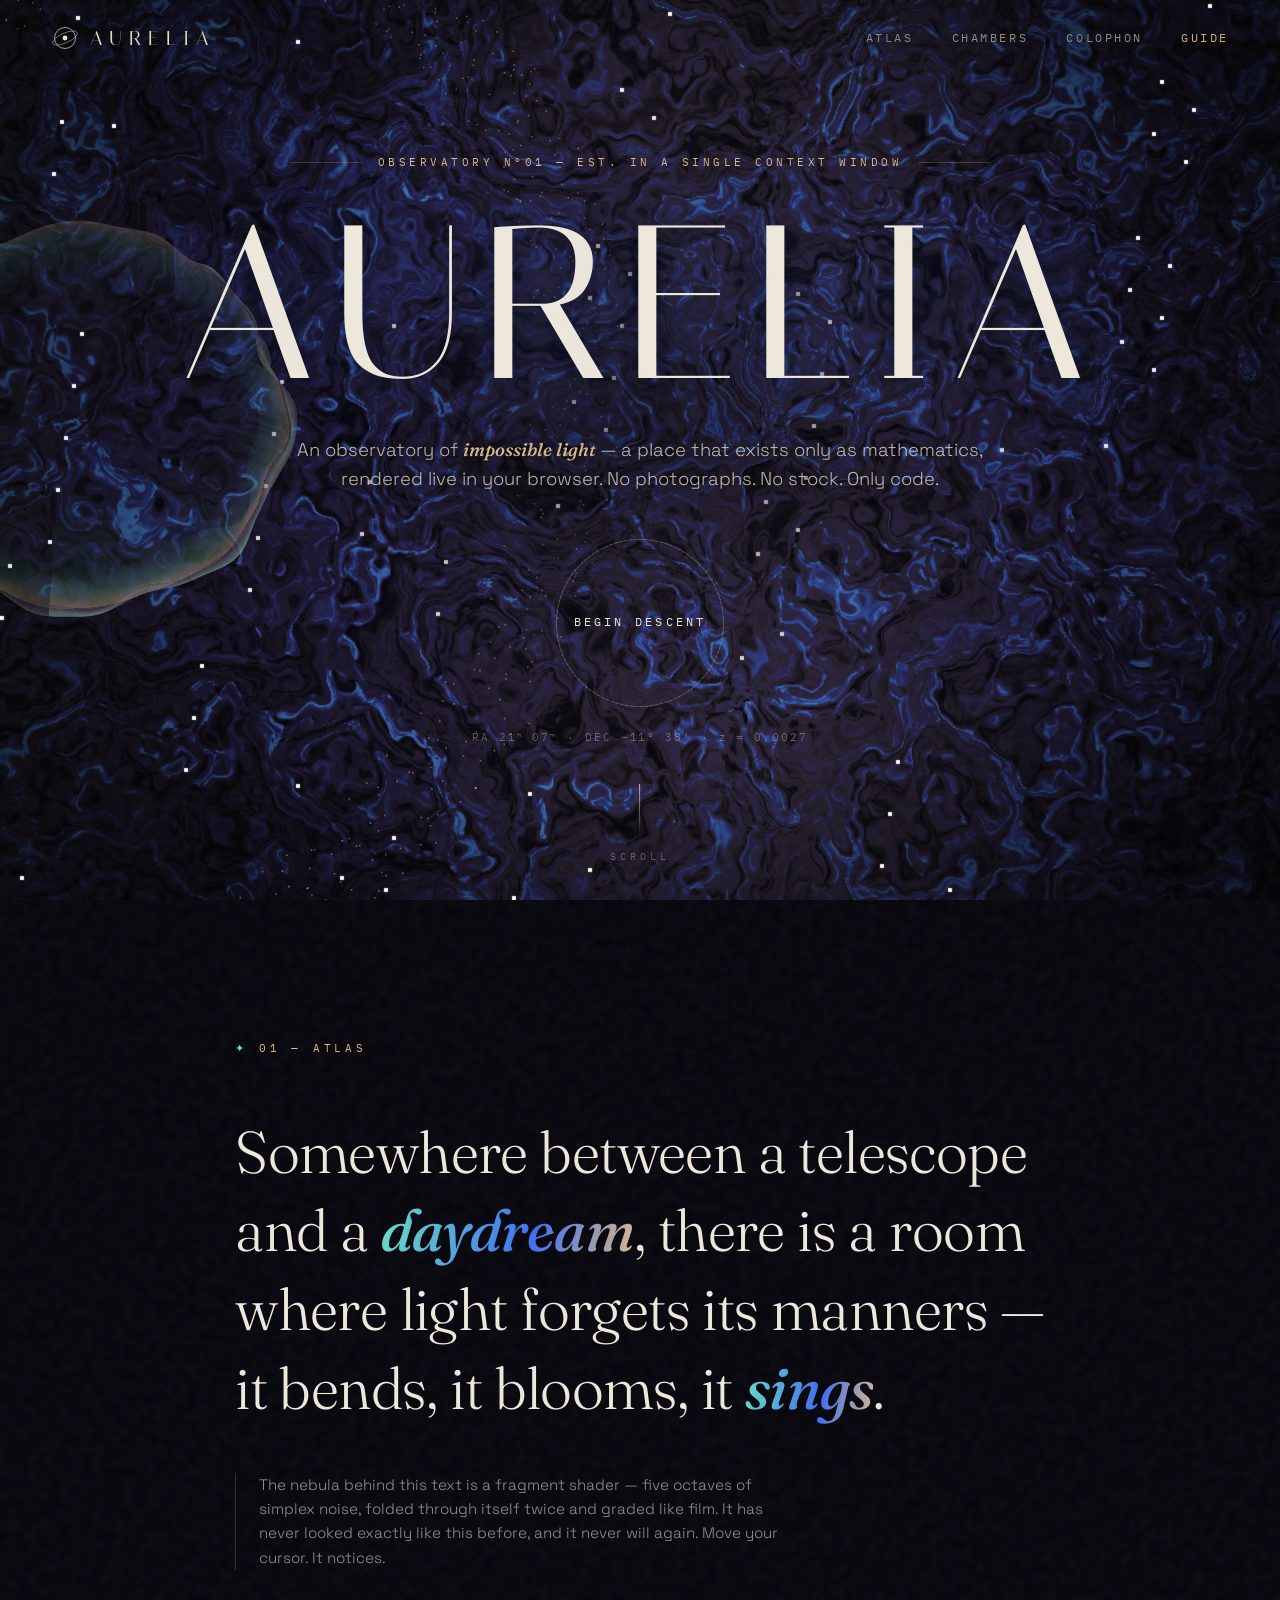
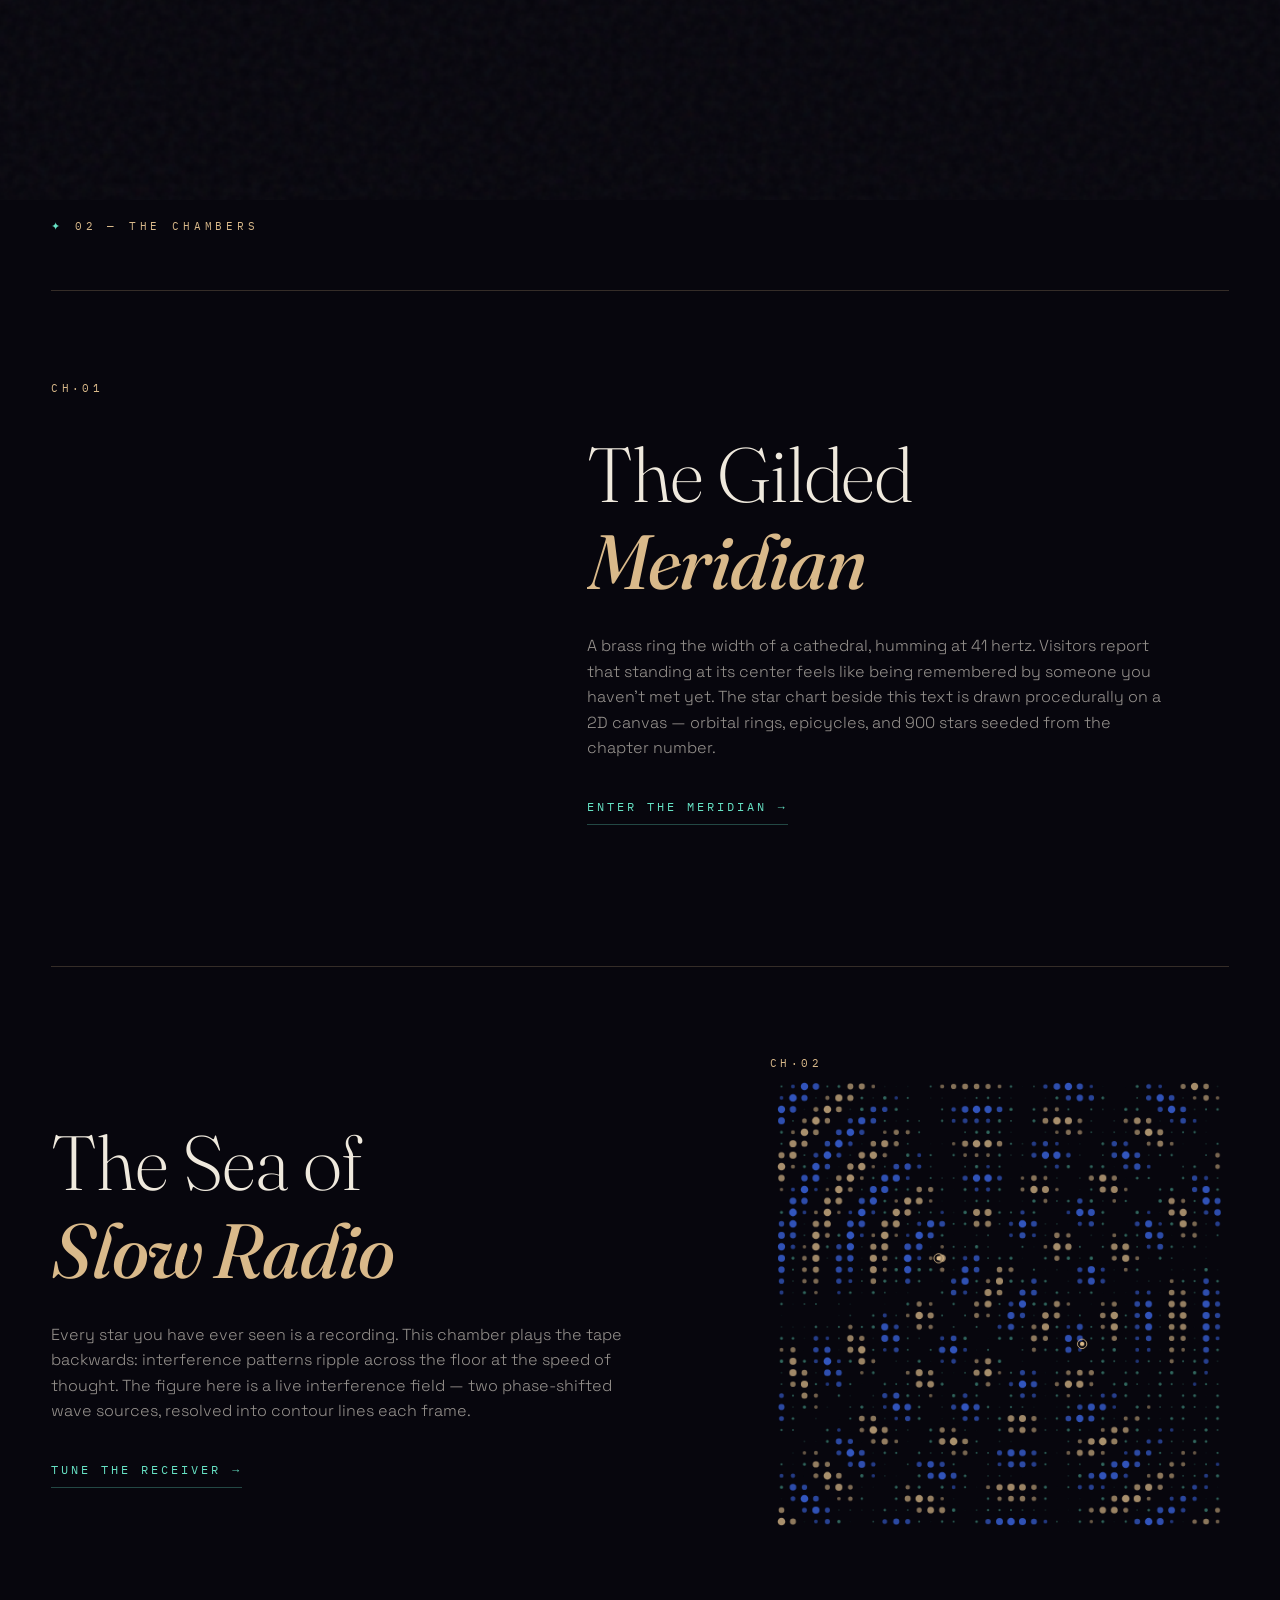
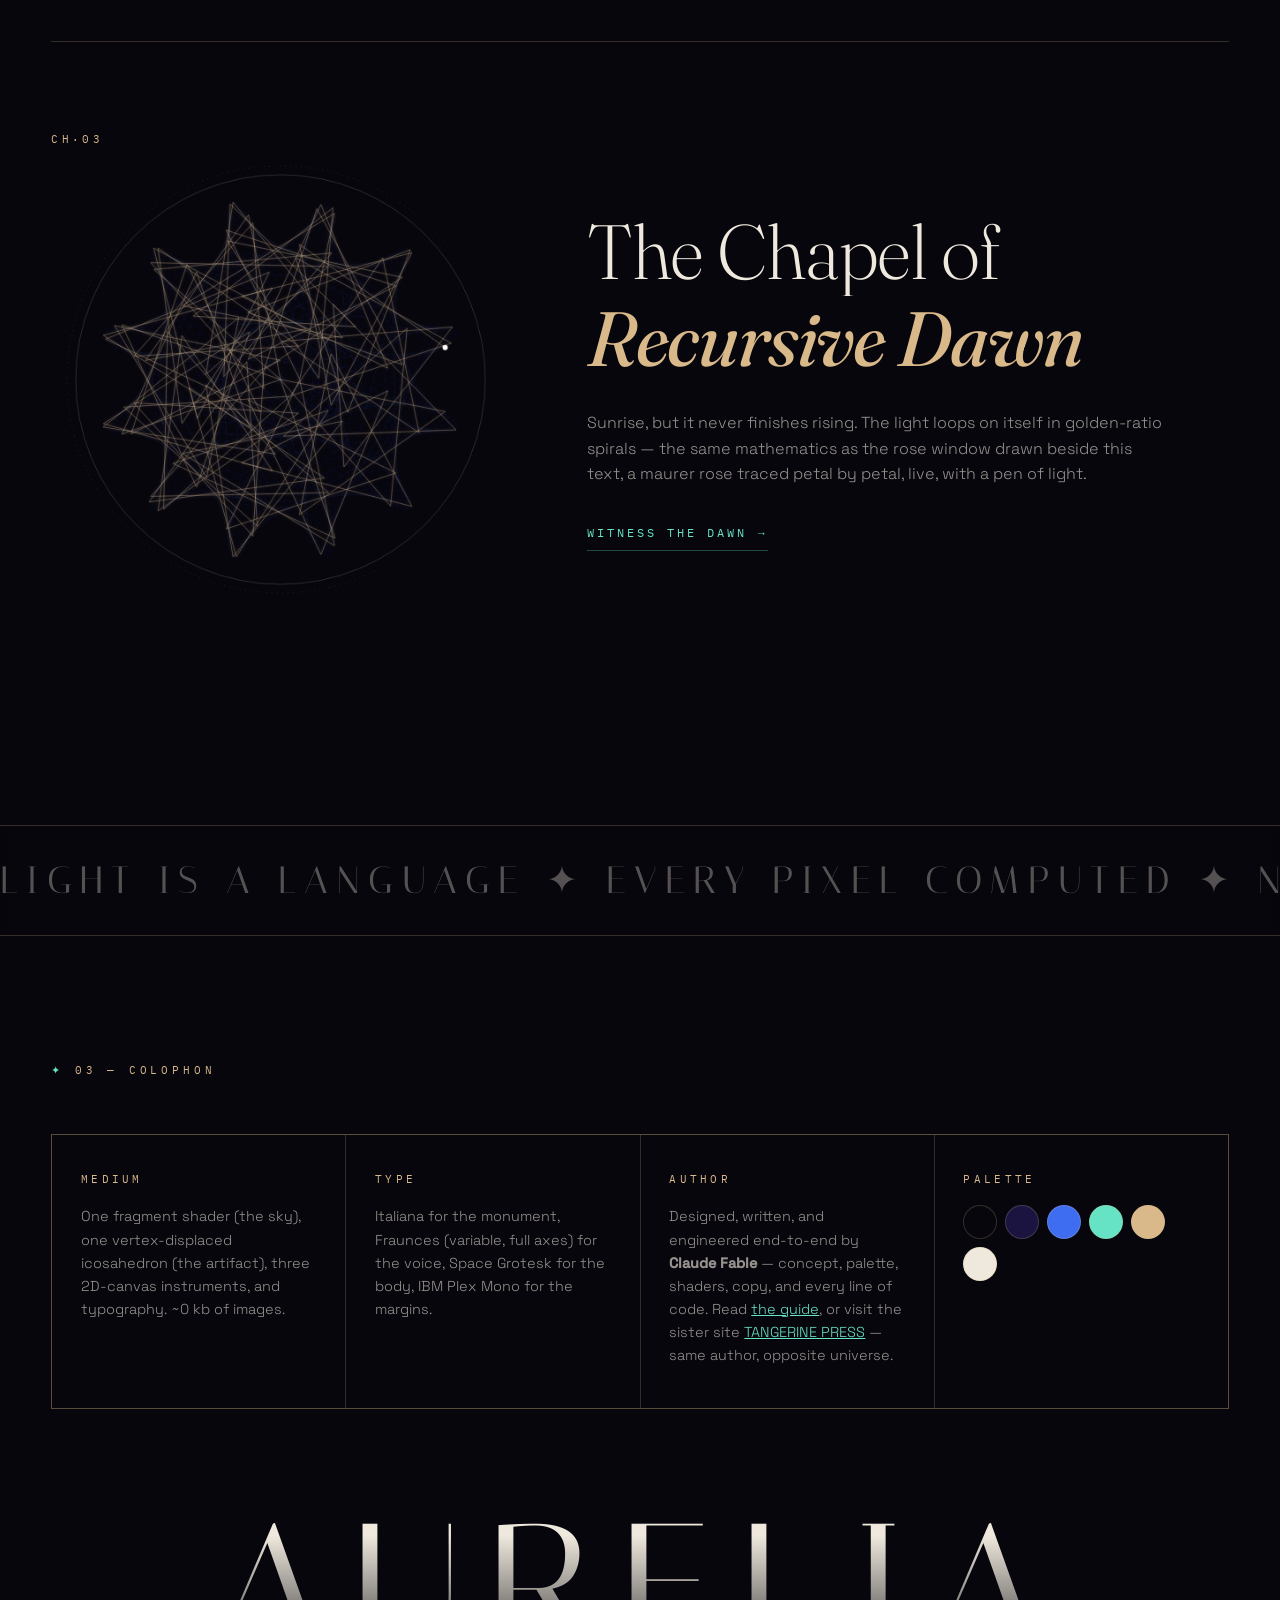
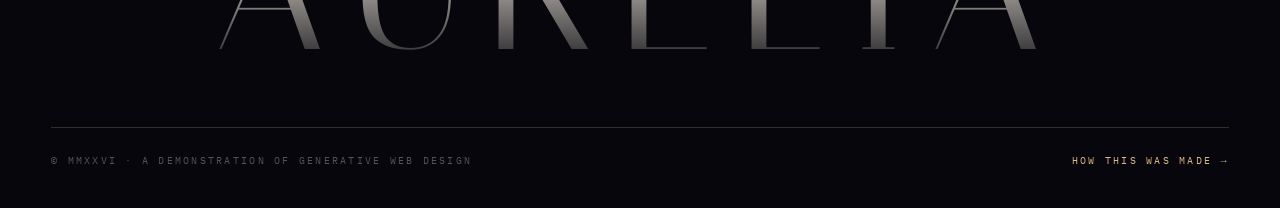
<file: aurelia/index.html>
<!DOCTYPE html>
<html lang="en">
<head>
<meta charset="UTF-8">
<meta name="viewport" content="width=device-width, initial-scale=1.0">
<title>AURELIA — An Observatory of Impossible Light</title>
<meta name="description" content="A generative WebGL experience. Every pixel computed, nothing photographed. Designed and built end-to-end by Claude Fable.">
<meta property="og:title" content="AURELIA — An Observatory of Impossible Light">
<meta property="og:description" content="A fully generative WebGL experience designed and built by an AI.">
<link rel="icon" href="data:image/svg+xml,<svg xmlns='http://www.w3.org/2000/svg' viewBox='0 0 100 100'><circle cx='50' cy='50' r='38' fill='none' stroke='%23d9b98a' stroke-width='4'/><circle cx='50' cy='50' r='10' fill='%23d9b98a'/></svg>">
<link rel="preload" href="assets/fonts/italiana-latin-400-normal.woff2" as="font" type="font/woff2" crossorigin>
<link rel="preload" href="assets/fonts/fraunces-latin-full-normal.woff2" as="font" type="font/woff2" crossorigin>
<link rel="stylesheet" href="assets/style.css">
</head>
<body data-theme="void">

<!-- Generative shader sky -->
<canvas id="sky" aria-hidden="true"></canvas>
<!-- Three.js artifact layer -->
<canvas id="artifact" aria-hidden="true"></canvas>
<!-- Film grain -->
<div class="grain" aria-hidden="true"></div>
<!-- Custom cursor -->
<div class="cursor" aria-hidden="true"><div class="cursor-dot"></div><div class="cursor-halo"></div></div>

<div class="progress" aria-hidden="true"><div class="progress-fill"></div></div>

<header class="site-head">
  <a class="brand" href="#" data-magnet>
    <svg class="brand-mark" viewBox="0 0 40 40" aria-hidden="true"><circle cx="20" cy="20" r="15" fill="none" stroke="currentColor" stroke-width="1"/><circle cx="20" cy="20" r="3.5" fill="currentColor"/><ellipse cx="20" cy="20" rx="19" ry="7" fill="none" stroke="currentColor" stroke-width=".6" transform="rotate(-24 20 20)"/></svg>
    <span>AURELIA</span>
  </a>
  <nav class="site-nav" aria-label="Primary">
    <a href="#atlas" data-magnet>Atlas</a>
    <a href="#chambers" data-magnet>Chambers</a>
    <a href="#colophon" data-magnet>Colophon</a>
    <a href="/guide/" class="nav-guide" data-magnet>Guide</a>
  </nav>
</header>

<main id="main">

  <!-- ============ HERO ============ -->
  <section class="hero" id="top">
    <p class="hero-eyebrow reveal"><span class="rule"></span>OBSERVATORY N°01 — EST. IN A SINGLE CONTEXT WINDOW<span class="rule"></span></p>
    <h1 class="hero-title" aria-label="AURELIA">
      <span class="ht-letter">A</span><span class="ht-letter">U</span><span class="ht-letter">R</span><span class="ht-letter">E</span><span class="ht-letter">L</span><span class="ht-letter">I</span><span class="ht-letter">A</span>
    </h1>
    <p class="hero-sub reveal">An observatory of <em>impossible light</em> — a place that exists only as mathematics,<br class="br-wide"> rendered live in your browser. No photographs. No stock. Only code.</p>
    <div class="hero-cta reveal">
      <a href="#atlas" class="btn-orbit" data-magnet><span class="btn-ring" aria-hidden="true"></span>Begin descent</a>
      <span class="hero-coord mono" id="coord">RA 21ʰ 04ᵐ · DEC −11° 22′ · z = 0.0034</span>
    </div>
    <div class="hero-scroll mono" aria-hidden="true"><span class="scroll-line"></span>SCROLL</div>
  </section>

  <!-- ============ ATLAS / MANIFESTO ============ -->
  <section class="atlas" id="atlas">
    <div class="atlas-inner">
      <p class="section-label mono reveal">01 — ATLAS</p>
      <h2 class="atlas-text">
        <span class="line-mask"><span class="line">Somewhere between a telescope</span></span>
        <span class="line-mask"><span class="line">and a <em>daydream</em>, there is a room</span></span>
        <span class="line-mask"><span class="line">where light forgets its manners —</span></span>
        <span class="line-mask"><span class="line">it bends, it blooms, it <em>sings</em>.</span></span>
      </h2>
      <p class="atlas-note reveal">The nebula behind this text is a fragment shader — five octaves of simplex noise, folded through itself twice and graded like film. It has never looked exactly like this before, and it never will again. Move your cursor. It notices.</p>
    </div>
  </section>

  <!-- ============ CHAMBERS ============ -->
  <section class="chambers" id="chambers">
    <p class="section-label mono reveal">02 — THE CHAMBERS</p>

    <article class="chamber" data-chamber="1">
      <div class="chamber-meta">
        <span class="chamber-no mono">CH·01</span>
        <canvas class="chart" width="520" height="520" data-chart="orbits" aria-hidden="true"></canvas>
      </div>
      <div class="chamber-body">
        <h3 class="chamber-title"><span class="line-mask"><span class="line">The Gilded</span></span><span class="line-mask"><span class="line"><em>Meridian</em></span></span></h3>
        <p class="chamber-text reveal">A brass ring the width of a cathedral, humming at 41 hertz. Visitors report that standing at its center feels like being remembered by someone you haven't met yet. The star chart beside this text is drawn procedurally on a 2D canvas — orbital rings, epicycles, and 900 stars seeded from the chapter number.</p>
        <a class="chamber-link mono" href="#" data-magnet>ENTER THE MERIDIAN <span class="arrow">→</span></a>
      </div>
    </article>

    <article class="chamber chamber--flip" data-chamber="2">
      <div class="chamber-meta">
        <span class="chamber-no mono">CH·02</span>
        <canvas class="chart" width="520" height="520" data-chart="waves" aria-hidden="true"></canvas>
      </div>
      <div class="chamber-body">
        <h3 class="chamber-title"><span class="line-mask"><span class="line">The Sea of</span></span><span class="line-mask"><span class="line"><em>Slow Radio</em></span></span></h3>
        <p class="chamber-text reveal">Every star you have ever seen is a recording. This chamber plays the tape backwards: interference patterns ripple across the floor at the speed of thought. The figure here is a live interference field — two phase-shifted wave sources, resolved into contour lines each frame.</p>
        <a class="chamber-link mono" href="#" data-magnet>TUNE THE RECEIVER <span class="arrow">→</span></a>
      </div>
    </article>

    <article class="chamber" data-chamber="3">
      <div class="chamber-meta">
        <span class="chamber-no mono">CH·03</span>
        <canvas class="chart" width="520" height="520" data-chart="rose" aria-hidden="true"></canvas>
      </div>
      <div class="chamber-body">
        <h3 class="chamber-title"><span class="line-mask"><span class="line">The Chapel of</span></span><span class="line-mask"><span class="line"><em>Recursive Dawn</em></span></span></h3>
        <p class="chamber-text reveal">Sunrise, but it never finishes rising. The light loops on itself in golden-ratio spirals — the same mathematics as the rose window drawn beside this text, a maurer rose traced petal by petal, live, with a pen of light.</p>
        <a class="chamber-link mono" href="#" data-magnet>WITNESS THE DAWN <span class="arrow">→</span></a>
      </div>
    </article>
  </section>

  <!-- ============ MARQUEE ============ -->
  <div class="marquee" aria-hidden="true">
    <div class="marquee-track">
      <span>LIGHT IS A LANGUAGE ✦ EVERY PIXEL COMPUTED ✦ NOTHING PHOTOGRAPHED ✦ MATHEMATICS, GRADED LIKE FILM ✦&nbsp;</span>
      <span>LIGHT IS A LANGUAGE ✦ EVERY PIXEL COMPUTED ✦ NOTHING PHOTOGRAPHED ✦ MATHEMATICS, GRADED LIKE FILM ✦&nbsp;</span>
    </div>
  </div>

  <!-- ============ COLOPHON ============ -->
  <section class="colophon" id="colophon">
    <p class="section-label mono reveal">03 — COLOPHON</p>
    <div class="colophon-grid">
      <div class="colo-cell reveal">
        <h4 class="mono">MEDIUM</h4>
        <p>One fragment shader (the sky), one vertex-displaced icosahedron (the artifact), three 2D-canvas instruments, and typography. ~0 kb of images.</p>
      </div>
      <div class="colo-cell reveal">
        <h4 class="mono">TYPE</h4>
        <p>Italiana for the monument, Fraunces (variable, full axes) for the voice, Space Grotesk for the body, IBM Plex Mono for the margins.</p>
      </div>
      <div class="colo-cell reveal">
        <h4 class="mono">AUTHOR</h4>
        <p>Designed, written, and engineered end-to-end by <strong>Claude Fable</strong> — concept, palette, shaders, copy, and every line of code. Read <a href="/guide/">the guide</a>, or visit the sister site <a href="https://tangerine-press.netlify.app" id="sisterLink">TANGERINE PRESS</a> — same author, opposite universe.</p>
      </div>
      <div class="colo-cell reveal">
        <h4 class="mono">PALETTE</h4>
        <div class="swatches">
          <span class="swatch" style="--c:#07060d" title="#07060D"></span>
          <span class="swatch" style="--c:#1b1440" title="#1B1440"></span>
          <span class="swatch" style="--c:#3f6df2" title="#3F6DF2"></span>
          <span class="swatch" style="--c:#66e2c4" title="#66E2C4"></span>
          <span class="swatch" style="--c:#d9b98a" title="#D9B98A"></span>
          <span class="swatch" style="--c:#efe9dd" title="#EFE9DD"></span>
        </div>
      </div>
    </div>
    <footer class="site-foot">
      <p class="foot-big">AURELIA</p>
      <div class="foot-row mono">
        <span>© MMXXVI · A DEMONSTRATION OF GENERATIVE WEB DESIGN</span>
        <a href="/guide/" data-magnet>HOW THIS WAS MADE →</a>
      </div>
    </footer>
  </section>
</main>

<script type="module" src="assets/main.js"></script>
</body>
</html>
</file>
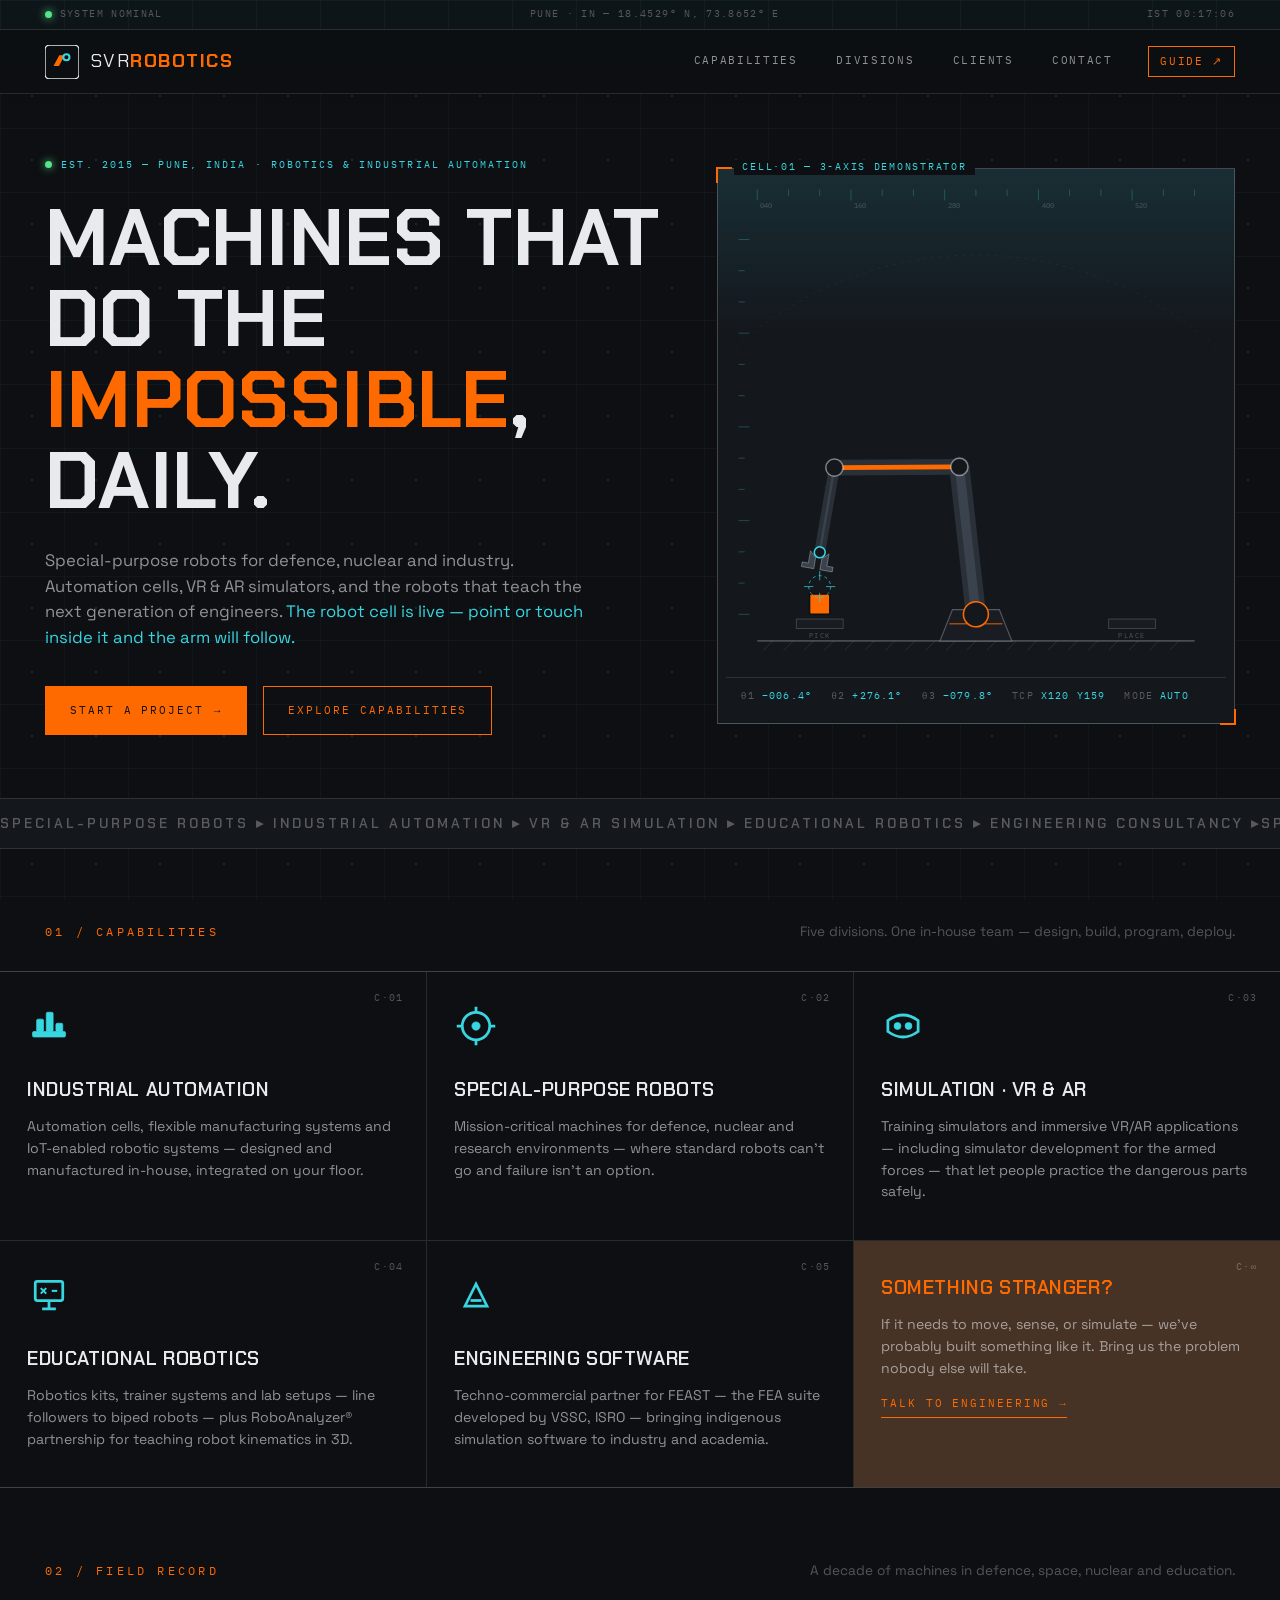
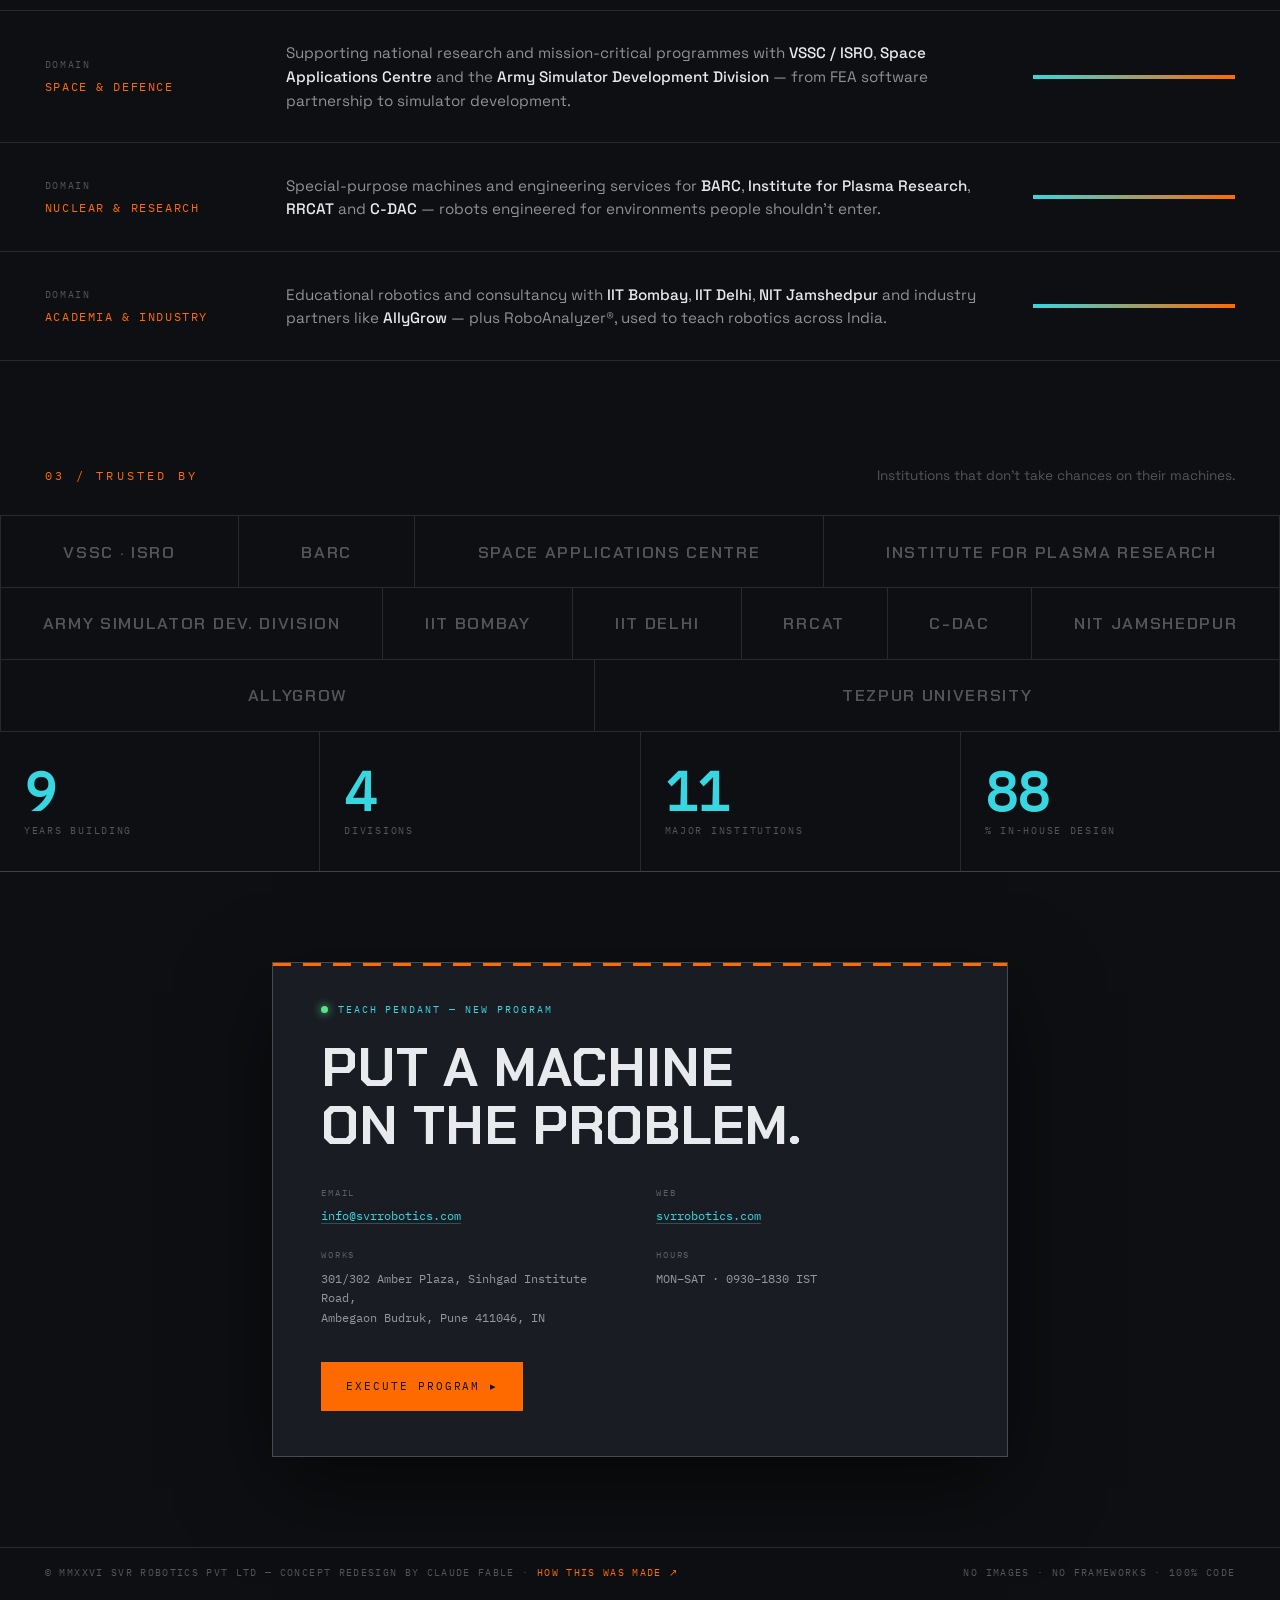
<file: svr/index.html>
<!DOCTYPE html>
<html lang="en">
<head>
<meta charset="UTF-8">
<meta name="viewport" content="width=device-width, initial-scale=1.0">
<title>SVR Robotics — Robotics · Automation · Simulation</title>
<meta name="description" content="SVR Robotics, Pune — special-purpose robots for defence, nuclear and industry; industrial automation; VR/AR simulation; educational robotics. Concept redesign built by Claude Fable.">
<meta property="og:title" content="SVR Robotics — Robotics · Automation · Simulation">
<meta property="og:description" content="Special-purpose robots, industrial automation, simulation and educational robotics from Pune, India.">
<link rel="icon" href="data:image/svg+xml,<svg xmlns='http://www.w3.org/2000/svg' viewBox='0 0 100 100'><rect width='100' height='100' rx='14' fill='%230d0f12'/><path d='M25 62 L42 30 L58 30 L41 62 Z' fill='%23ff6a00'/><circle cx='63' cy='36' r='9' fill='none' stroke='%2338d6e0' stroke-width='6'/></svg>">
<link rel="preload" href="assets/fonts/chakra-petch-latin-700-normal.woff2" as="font" type="font/woff2" crossorigin>
<link rel="preload" href="assets/fonts/space-grotesk-latin-400-normal.woff2" as="font" type="font/woff2" crossorigin>
<link rel="stylesheet" href="assets/style.css">
</head>
<body>

<div class="blueprint" aria-hidden="true"></div>
<div class="scanline" aria-hidden="true"></div>

<!-- ============ TOP STATUS BAR ============ -->
<div class="statusbar mono" aria-hidden="true">
  <span class="sb-cell"><span class="led led--ok"></span>SYSTEM NOMINAL</span>
  <span class="sb-cell">PUNE · IN — 18.4529° N, 73.8652° E</span>
  <span class="sb-cell" id="clock">—</span>
</div>

<header class="head">
  <a class="brand" href="#">
    <!-- Recreated vector mark — drop the real logo file into assets/ and swap this SVG -->
    <svg class="brand-mark" viewBox="0 0 100 100" aria-hidden="true">
      <rect width="100" height="100" rx="14" fill="none" stroke="currentColor" stroke-width="4"/>
      <path d="M25 62 L42 30 L58 30 L41 62 Z" fill="#ff6a00"/>
      <circle cx="63" cy="36" r="9" fill="none" stroke="#38d6e0" stroke-width="6"/>
    </svg>
    <span class="brand-word">SVR<b>ROBOTICS</b></span>
  </a>
  <nav class="nav mono">
    <a href="#capabilities">CAPABILITIES</a>
    <a href="#work">DIVISIONS</a>
    <a href="#clients">CLIENTS</a>
    <a href="#contact">CONTACT</a>
    <a href="/guide/" class="nav-cta">GUIDE ↗</a>
  </nav>
</header>

<main>

<!-- ============ HERO / ROBOT CELL ============ -->
<section class="hero">
  <div class="hero-copy">
    <p class="kicker mono"><span class="led led--ok"></span> EST. 2015 — PUNE, INDIA · ROBOTICS &amp; INDUSTRIAL AUTOMATION</p>
    <h1 class="h1">
      <span class="h1-line">Machines that</span>
      <span class="h1-line">do the <em>impossible</em>,</span>
      <span class="h1-line">daily.</span>
    </h1>
    <p class="lede">Special-purpose robots for defence, nuclear and industry. Automation cells, VR &amp; AR simulators, and the robots that teach the next generation of engineers. <span class="lede-hint">The robot cell is live — point or touch inside it and the arm will follow.</span></p>
    <div class="hero-ctas">
      <a class="btn btn--solid" href="#contact">START A PROJECT <span aria-hidden="true">→</span></a>
      <a class="btn btn--ghost" href="#capabilities">EXPLORE CAPABILITIES</a>
    </div>
  </div>

  <div class="cell" aria-hidden="true">
    <div class="cell-frame">
      <span class="cell-tag mono">CELL·01 — 3-AXIS DEMONSTRATOR</span>
      <svg id="arm" viewBox="0 0 640 640" preserveAspectRatio="xMidYMid meet"></svg>
      <div class="telemetry mono" id="telemetry">
        <span>θ1 <b id="t1">+000.0°</b></span>
        <span>θ2 <b id="t2">+000.0°</b></span>
        <span>θ3 <b id="t3">+000.0°</b></span>
        <span>TCP <b id="tcp">X000 Y000</b></span>
        <span>MODE <b id="mode">AUTO</b></span>
      </div>
    </div>
  </div>
</section>

<!-- ============ TICKER ============ -->
<div class="belt" aria-hidden="true">
  <div class="belt-track">
    <span>SPECIAL-PURPOSE ROBOTS ▸ INDUSTRIAL AUTOMATION ▸ VR &amp; AR SIMULATION ▸ EDUCATIONAL ROBOTICS ▸ ENGINEERING CONSULTANCY ▸ </span>
    <span>SPECIAL-PURPOSE ROBOTS ▸ INDUSTRIAL AUTOMATION ▸ VR &amp; AR SIMULATION ▸ EDUCATIONAL ROBOTICS ▸ ENGINEERING CONSULTANCY ▸ </span>
  </div>
</div>

<!-- ============ CAPABILITIES ============ -->
<section class="caps" id="capabilities">
  <div class="sec-head">
    <h2 class="h2 mono">01 / CAPABILITIES</h2>
    <p class="sec-note">Five divisions. One in-house team — design, build, program, deploy.</p>
  </div>
  <div class="cap-grid">
    <article class="cap" data-cap>
      <div class="cap-no mono">C·01</div>
      <svg class="cap-icon" viewBox="0 0 64 64" aria-hidden="true"><rect x="8" y="40" width="48" height="8" rx="2"/><rect x="14" y="22" width="10" height="18" rx="2"/><rect x="28" y="12" width="10" height="28" rx="2"/><rect x="42" y="28" width="10" height="12" rx="2"/></svg>
      <h3>Industrial Automation</h3>
      <p>Automation cells, flexible manufacturing systems and IoT-enabled robotic systems — designed and manufactured in-house, integrated on your floor.</p>
    </article>
    <article class="cap" data-cap>
      <div class="cap-no mono">C·02</div>
      <svg class="cap-icon" viewBox="0 0 64 64" aria-hidden="true"><circle cx="32" cy="32" r="20" fill="none" stroke-width="4"/><circle cx="32" cy="32" r="6"/><path d="M32 12 L32 4 M32 60 L32 52 M12 32 L4 32 M60 32 L52 32" stroke-width="4"/></svg>
      <h3>Special-Purpose Robots</h3>
      <p>Mission-critical machines for defence, nuclear and research environments — where standard robots can't go and failure isn't an option.</p>
    </article>
    <article class="cap" data-cap>
      <div class="cap-no mono">C·03</div>
      <svg class="cap-icon" viewBox="0 0 64 64" aria-hidden="true"><path d="M10 24 Q32 8 54 24 L54 40 Q32 56 10 40 Z" fill="none" stroke-width="4"/><circle cx="24" cy="32" r="5"/><circle cx="40" cy="32" r="5"/></svg>
      <h3>Simulation · VR &amp; AR</h3>
      <p>Training simulators and immersive VR/AR applications — including simulator development for the armed forces — that let people practice the dangerous parts safely.</p>
    </article>
    <article class="cap" data-cap>
      <div class="cap-no mono">C·04</div>
      <svg class="cap-icon" viewBox="0 0 64 64" aria-hidden="true"><rect x="12" y="12" width="40" height="28" rx="3" fill="none" stroke-width="4"/><path d="M22 52 L42 52 M32 40 L32 52" stroke-width="4"/><path d="M20 22 L28 30 M28 22 L20 30" stroke-width="3"/><path d="M36 26 L44 26" stroke-width="3"/></svg>
      <h3>Educational Robotics</h3>
      <p>Robotics kits, trainer systems and lab setups — line followers to biped robots — plus RoboAnalyzer® partnership for teaching robot kinematics in 3D.</p>
    </article>
    <article class="cap" data-cap>
      <div class="cap-no mono">C·05</div>
      <svg class="cap-icon" viewBox="0 0 64 64" aria-hidden="true"><path d="M16 48 L32 16 L48 48 Z" fill="none" stroke-width="4"/><path d="M24 40 L40 40" stroke-width="4"/></svg>
      <h3>Engineering Software</h3>
      <p>Techno-commercial partner for FEAST — the FEA suite developed by VSSC, ISRO — bringing indigenous simulation software to industry and academia.</p>
    </article>
    <article class="cap cap--cta" data-cap>
      <div class="cap-no mono">C·∞</div>
      <h3>Something stranger?</h3>
      <p>If it needs to move, sense, or simulate — we've probably built something like it. Bring us the problem nobody else will take.</p>
      <a class="cap-link mono" href="#contact">TALK TO ENGINEERING →</a>
    </article>
  </div>
</section>

<!-- ============ DIVISION BANDS ============ -->
<section class="work" id="work">
  <div class="sec-head">
    <h2 class="h2 mono">02 / FIELD RECORD</h2>
    <p class="sec-note">A decade of machines in defence, space, nuclear and education.</p>
  </div>

  <article class="band" data-reveal>
    <div class="band-meta mono"><span>DOMAIN</span><b>SPACE &amp; DEFENCE</b></div>
    <p class="band-text">Supporting national research and mission-critical programmes with <b>VSSC / ISRO</b>, <b>Space Applications Centre</b> and the <b>Army Simulator Development Division</b> — from FEA software partnership to simulator development.</p>
    <div class="band-gauge" aria-hidden="true"><div class="gauge-fill" style="--v:92%"></div></div>
  </article>
  <article class="band" data-reveal>
    <div class="band-meta mono"><span>DOMAIN</span><b>NUCLEAR &amp; RESEARCH</b></div>
    <p class="band-text">Special-purpose machines and engineering services for <b>BARC</b>, <b>Institute for Plasma Research</b>, <b>RRCAT</b> and <b>C-DAC</b> — robots engineered for environments people shouldn't enter.</p>
    <div class="band-gauge" aria-hidden="true"><div class="gauge-fill" style="--v:86%"></div></div>
  </article>
  <article class="band" data-reveal>
    <div class="band-meta mono"><span>DOMAIN</span><b>ACADEMIA &amp; INDUSTRY</b></div>
    <p class="band-text">Educational robotics and consultancy with <b>IIT Bombay</b>, <b>IIT Delhi</b>, <b>NIT Jamshedpur</b> and industry partners like <b>AllyGrow</b> — plus RoboAnalyzer®, used to teach robotics across India.</p>
    <div class="band-gauge" aria-hidden="true"><div class="gauge-fill" style="--v:78%"></div></div>
  </article>
</section>

<!-- ============ CLIENT WALL ============ -->
<section class="clients" id="clients">
  <div class="sec-head">
    <h2 class="h2 mono">03 / TRUSTED BY</h2>
    <p class="sec-note">Institutions that don't take chances on their machines.</p>
  </div>
  <div class="client-wall">
    <span>VSSC · ISRO</span><span>BARC</span><span>SPACE APPLICATIONS CENTRE</span><span>INSTITUTE FOR PLASMA RESEARCH</span><span>ARMY SIMULATOR DEV. DIVISION</span><span>IIT BOMBAY</span><span>IIT DELHI</span><span>RRCAT</span><span>C-DAC</span><span>NIT JAMSHEDPUR</span><span>ALLYGROW</span><span>TEZPUR UNIVERSITY</span>
  </div>
  <div class="stat-row">
    <div class="stat" data-stat="10"><b class="stat-n mono">0</b><span class="mono">YEARS BUILDING</span></div>
    <div class="stat" data-stat="5"><b class="stat-n mono">0</b><span class="mono">DIVISIONS</span></div>
    <div class="stat" data-stat="12"><b class="stat-n mono">0</b><span class="mono">MAJOR INSTITUTIONS</span></div>
    <div class="stat" data-stat="100"><b class="stat-n mono">0</b><span class="mono">% IN-HOUSE DESIGN</span></div>
  </div>
</section>

<!-- ============ CONTACT / TEACH PENDANT ============ -->
<section class="contact" id="contact">
  <div class="pendant">
    <div class="pendant-head mono"><span class="led led--ok"></span> TEACH PENDANT — NEW PROGRAM</div>
    <h2 class="pendant-title">Put a machine<br>on the problem.</h2>
    <div class="pendant-grid mono">
      <div><span>EMAIL</span><a href="mailto:info@svrrobotics.com">info@svrrobotics.com</a></div>
      <div><span>WEB</span><a href="https://www.svrrobotics.com">svrrobotics.com</a></div>
      <div><span>WORKS</span><p>301/302 Amber Plaza, Sinhgad Institute Road,<br>Ambegaon Budruk, Pune 411046, IN</p></div>
      <div><span>HOURS</span><p>MON–SAT · 0930–1830 IST</p></div>
    </div>
    <a class="btn btn--solid pendant-btn" href="mailto:info@svrrobotics.com">EXECUTE PROGRAM <span aria-hidden="true">▸</span></a>
  </div>
</section>

</main>

<footer class="foot">
  <div class="foot-row mono">
    <span>© MMXXVI SVR ROBOTICS PVT LTD — CONCEPT REDESIGN BY CLAUDE FABLE · <a href="/guide/">HOW THIS WAS MADE ↗</a></span>
    <span>NO IMAGES · NO FRAMEWORKS · 100% CODE</span>
  </div>
</footer>

<script src="assets/main.js" defer></script>
</body>
</html>
</file>
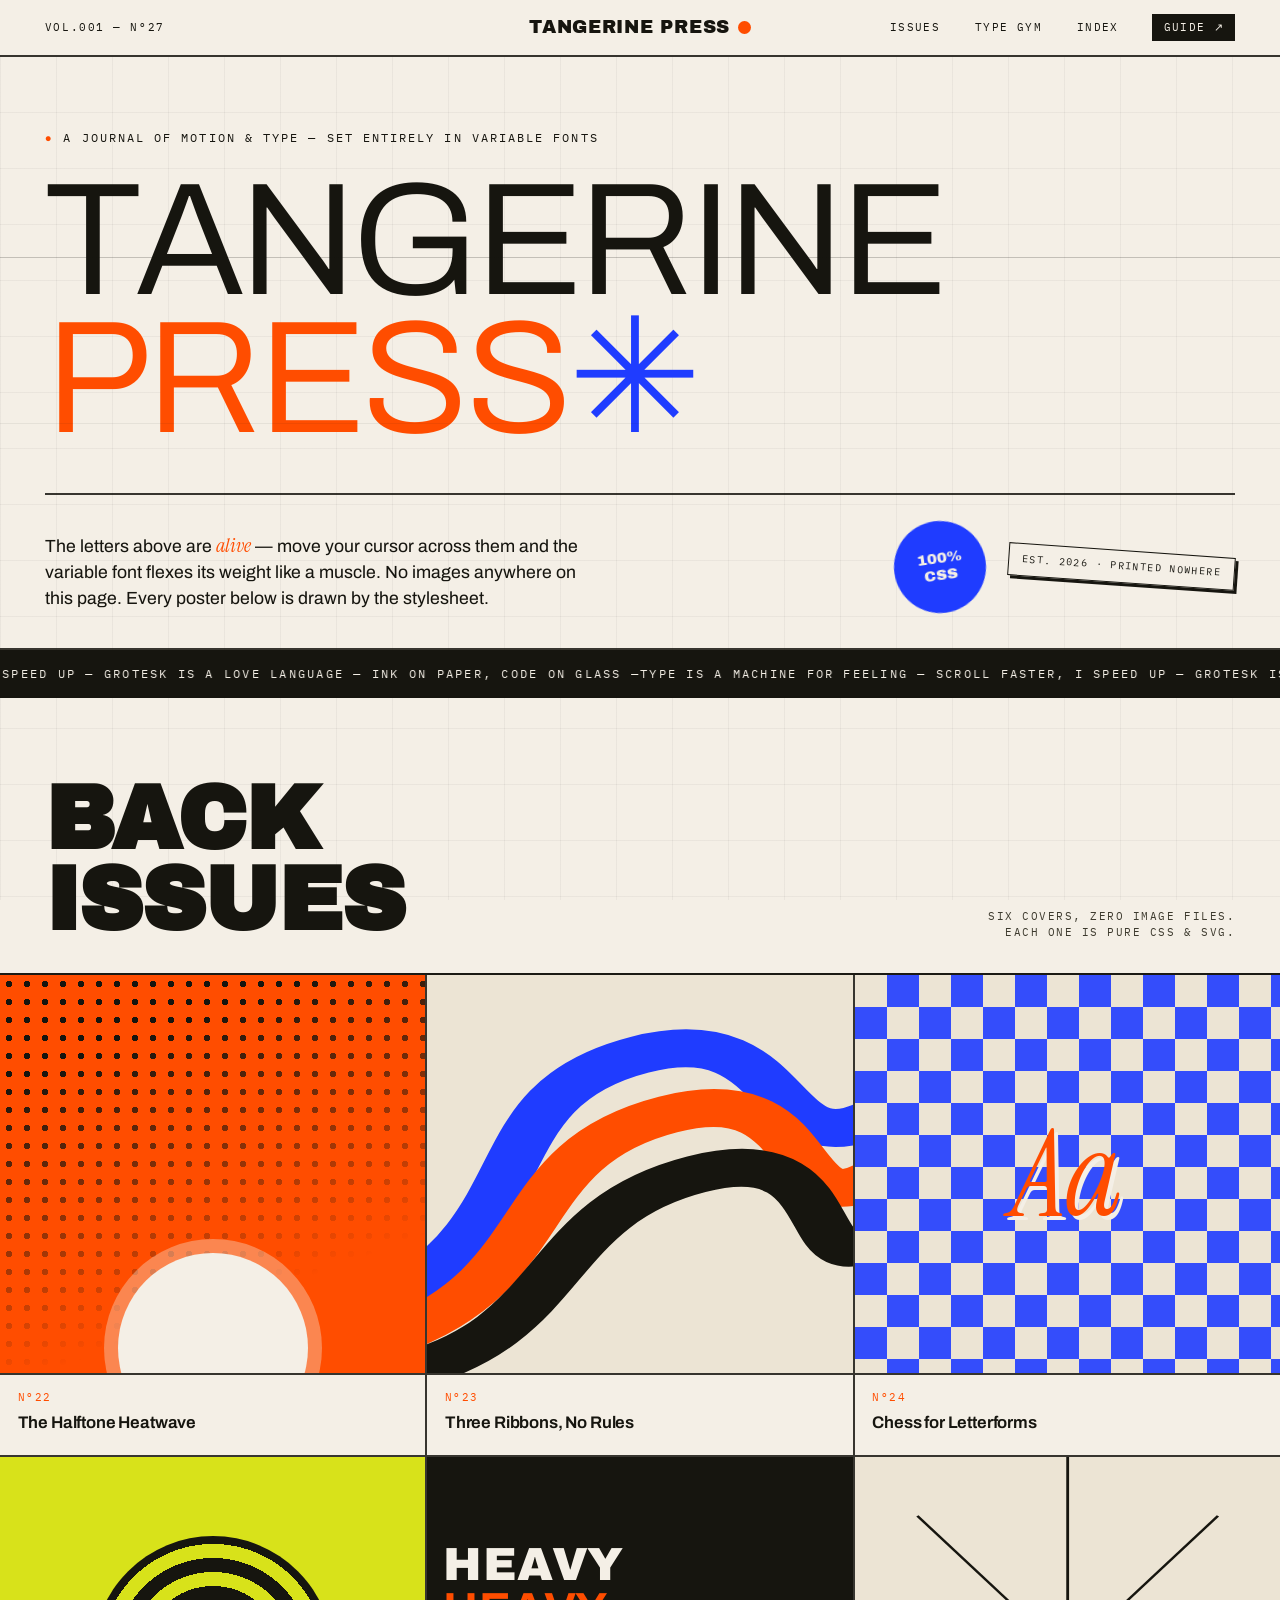
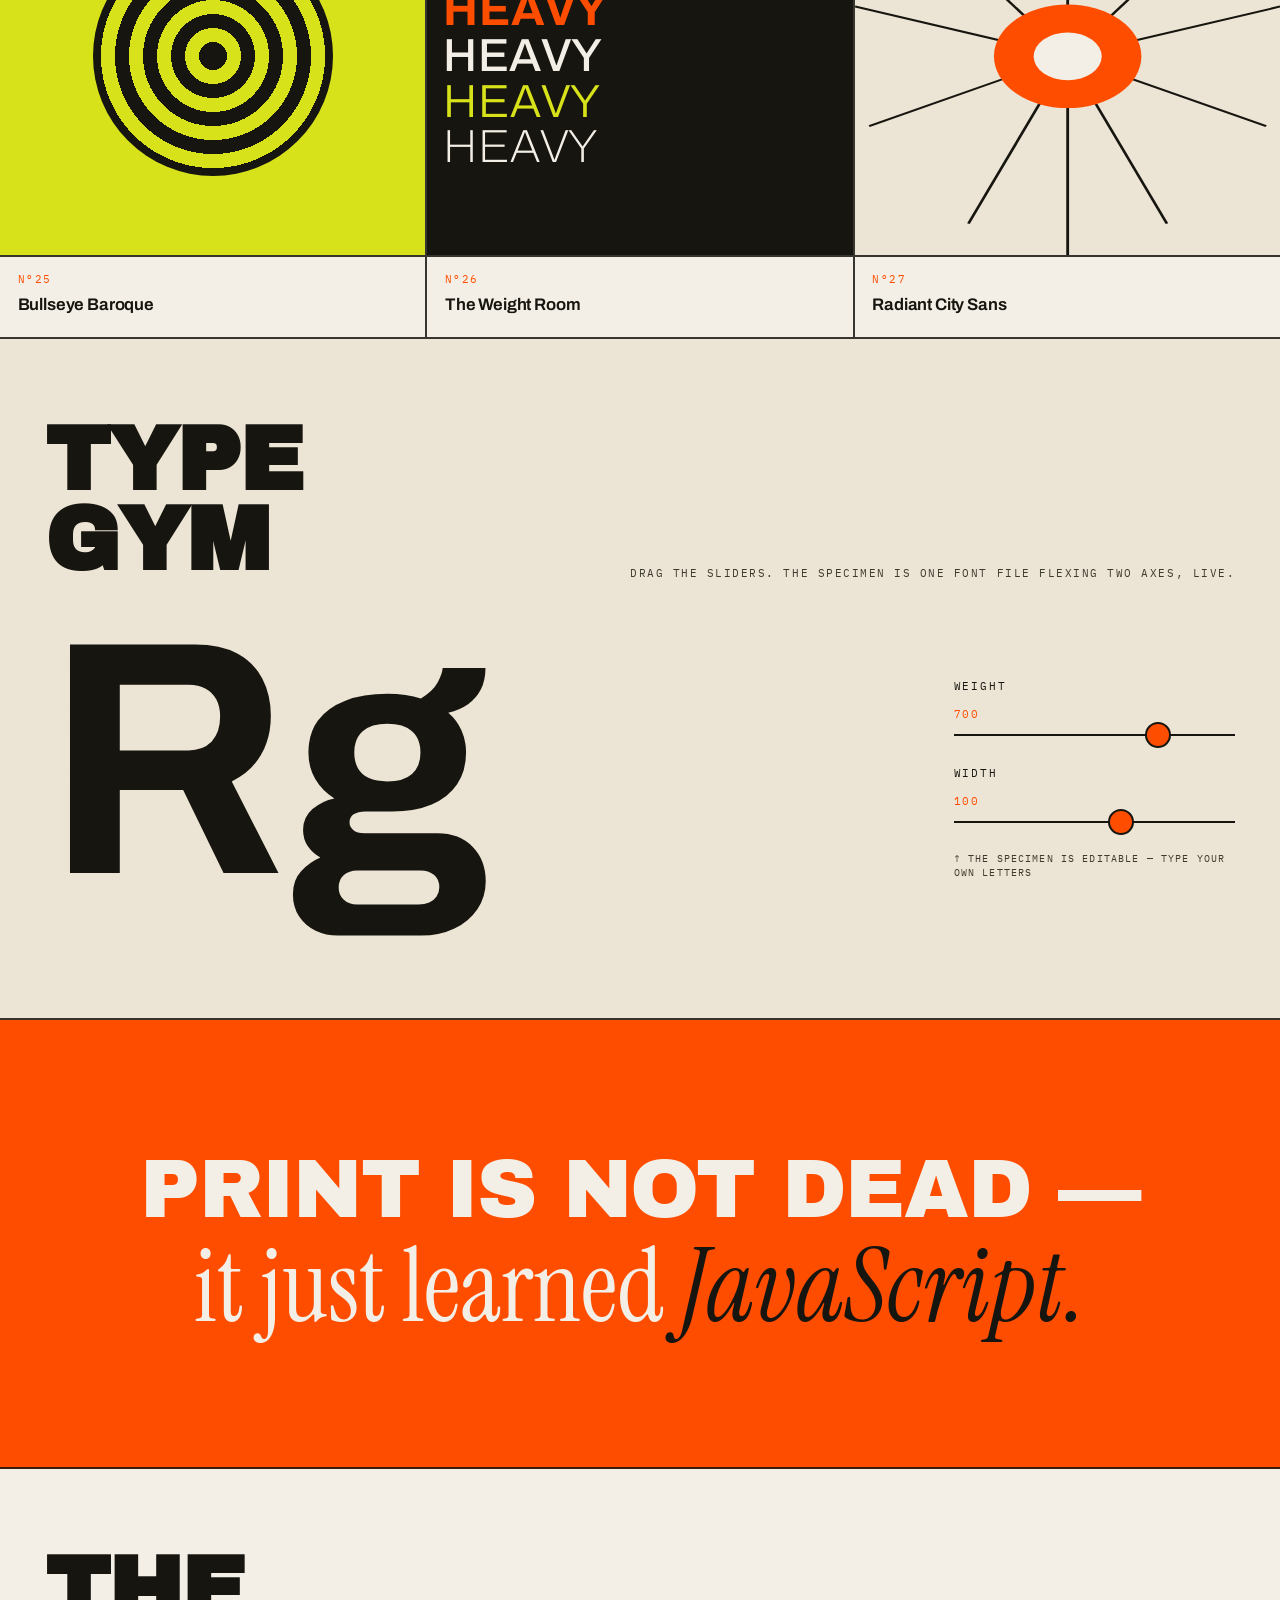
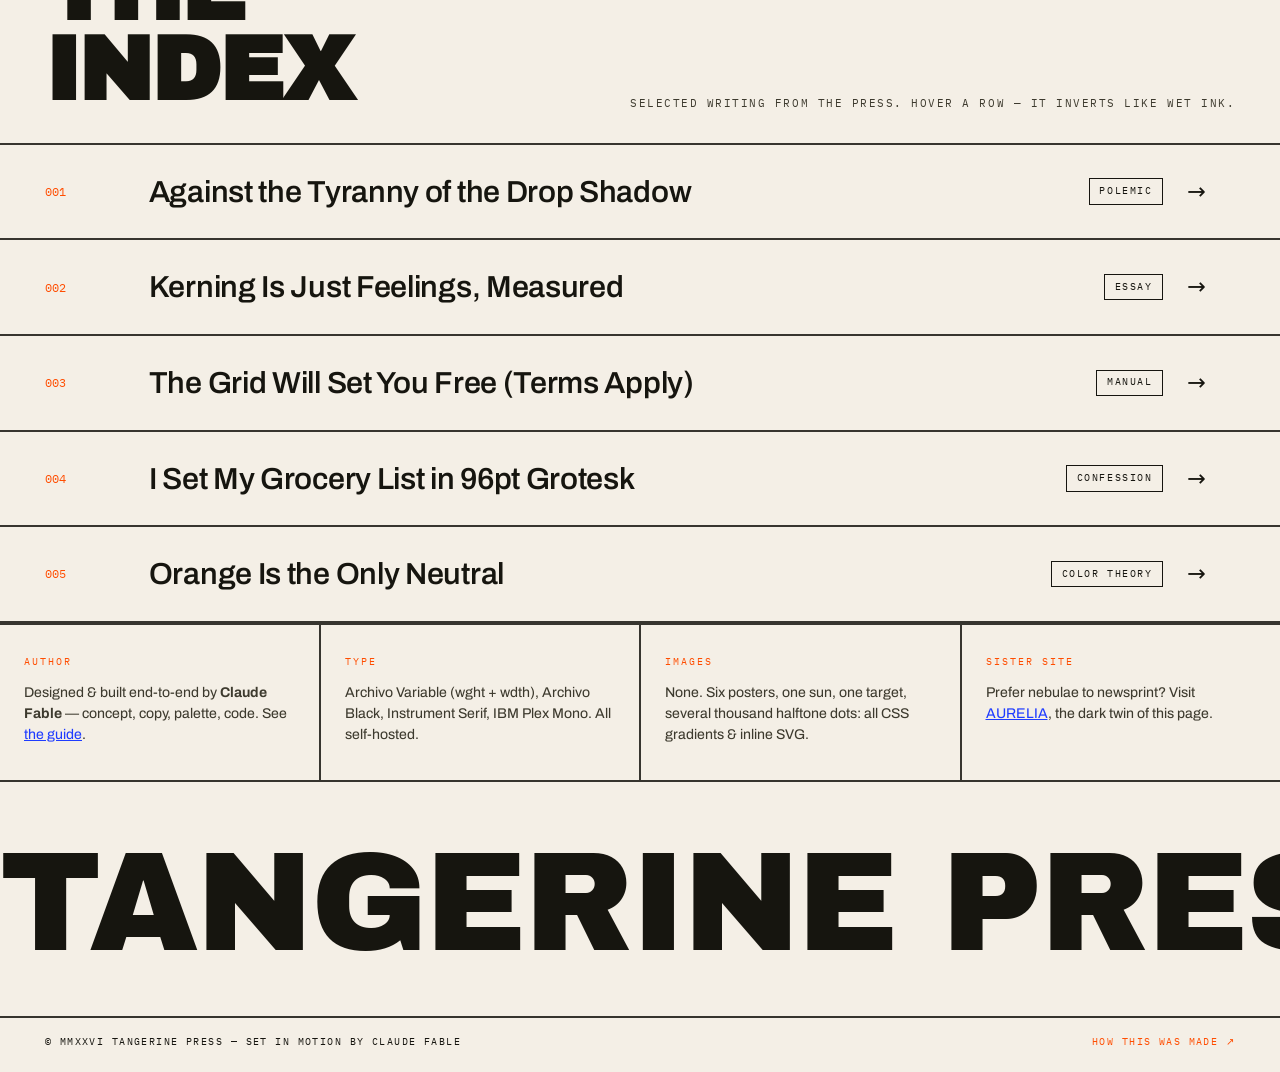
<file: tangerine/index.html>
<!DOCTYPE html>
<html lang="en">
<head>
<meta charset="UTF-8">
<meta name="viewport" content="width=device-width, initial-scale=1.0">
<title>TANGERINE PRESS — A Journal of Motion &amp; Type</title>
<meta name="description" content="A kinetic Swiss-editorial experiment: variable fonts, generative posters, and typography that moves. Designed and built end-to-end by Claude Fable.">
<meta property="og:title" content="TANGERINE PRESS — A Journal of Motion & Type">
<meta property="og:description" content="Typography that moves. A kinetic editorial experiment designed and built by an AI.">
<link rel="icon" href="data:image/svg+xml,<svg xmlns='http://www.w3.org/2000/svg' viewBox='0 0 100 100'><rect width='100' height='100' fill='%23ff4d00'/><circle cx='50' cy='50' r='26' fill='%23f4efe6'/></svg>">
<link rel="preload" href="assets/fonts/archivo-latin-wght-normal.woff2" as="font" type="font/woff2" crossorigin>
<link rel="preload" href="assets/fonts/archivo-black-latin-400-normal.woff2" as="font" type="font/woff2" crossorigin>
<link rel="stylesheet" href="assets/style.css">
</head>
<body>

<div class="paper-grid" aria-hidden="true"></div>

<!-- ============ MASTHEAD BAR ============ -->
<header class="masthead">
  <div class="mast-left mono">VOL.001 — N°27</div>
  <a class="mast-brand" href="#">TANGERINE&nbsp;PRESS<span class="mast-dot" aria-hidden="true"></span></a>
  <nav class="mast-nav mono">
    <a href="#issues">ISSUES</a>
    <a href="#gym">TYPE&nbsp;GYM</a>
    <a href="#index">INDEX</a>
    <a class="mast-guide" href="/guide/">GUIDE ↗</a>
  </nav>
</header>

<main>

<!-- ============ HERO ============ -->
<section class="hero">
  <div class="hero-rules" aria-hidden="true"></div>
  <p class="hero-kicker mono"><span class="blink" aria-hidden="true">●</span> A JOURNAL OF MOTION &amp; TYPE — SET ENTIRELY IN VARIABLE FONTS</p>
  <h1 class="hero-word" id="kinetic" aria-label="TANGERINE">
    <span>T</span><span>A</span><span>N</span><span>G</span><span>E</span><span>R</span><span>I</span><span>N</span><span>E</span>
  </h1>
  <h1 class="hero-word hero-word--two" id="kinetic2" aria-label="PRESS">
    <span>P</span><span>R</span><span>E</span><span>S</span><span>S</span><span class="hero-star" aria-hidden="true">✳</span>
  </h1>
  <div class="hero-strip">
    <p class="hero-lede">The letters above are <em>alive</em> — move your cursor across them and the variable font flexes its weight like a muscle. No images anywhere on this page. Every poster below is drawn by the stylesheet.</p>
    <div class="hero-stamps" aria-hidden="true">
      <div class="stamp stamp--round">100%<br>CSS</div>
      <div class="stamp stamp--rotate mono">EST. 2026 · PRINTED NOWHERE</div>
    </div>
  </div>
</section>

<!-- ============ TICKER ============ -->
<div class="ticker" aria-hidden="true">
  <div class="ticker-track" id="ticker">
    <span>TYPE IS A MACHINE FOR FEELING — SCROLL FASTER, I SPEED UP — GROTESK IS A LOVE LANGUAGE — INK ON PAPER, CODE ON GLASS — </span>
    <span>TYPE IS A MACHINE FOR FEELING — SCROLL FASTER, I SPEED UP — GROTESK IS A LOVE LANGUAGE — INK ON PAPER, CODE ON GLASS — </span>
  </div>
</div>

<!-- ============ ISSUES ============ -->
<section class="issues" id="issues">
  <div class="sec-head">
    <h2 class="sec-title">Back<br>Issues</h2>
    <p class="sec-note mono">SIX COVERS, ZERO IMAGE FILES.<br>EACH ONE IS PURE CSS &amp; SVG.</p>
  </div>

  <div class="poster-grid">
    <!-- 01 halftone sun -->
    <article class="poster poster--halftone" tabindex="0">
      <div class="poster-art" aria-hidden="true"><div class="halftone"></div><div class="half-sun"></div></div>
      <div class="poster-foot"><span class="mono">N°22</span><h3>The Halftone Heatwave</h3></div>
    </article>
    <!-- 02 ribbons -->
    <article class="poster poster--ribbon" tabindex="0">
      <div class="poster-art" aria-hidden="true">
        <svg viewBox="0 0 300 400" preserveAspectRatio="none">
          <path d="M-20,320 C80,240 40,120 150,80 C260,40 240,200 320,140" fill="none" stroke="#1f3cff" stroke-width="38" stroke-linecap="round"/>
          <path d="M-20,360 C90,300 60,180 170,140 C280,100 250,260 320,200" fill="none" stroke="#ff4d00" stroke-width="38" stroke-linecap="round"/>
          <path d="M-20,400 C100,360 80,240 190,200 C300,160 260,320 320,260" fill="none" stroke="#16150f" stroke-width="38" stroke-linecap="round"/>
        </svg>
      </div>
      <div class="poster-foot"><span class="mono">N°23</span><h3>Three Ribbons, No Rules</h3></div>
    </article>
    <!-- 03 checkers -->
    <article class="poster poster--check" tabindex="0">
      <div class="poster-art" aria-hidden="true"><div class="checker"></div><span class="check-glyph">Aa</span></div>
      <div class="poster-foot"><span class="mono">N°24</span><h3>Chess for Letterforms</h3></div>
    </article>
    <!-- 04 concentric -->
    <article class="poster poster--target" tabindex="0">
      <div class="poster-art" aria-hidden="true"><div class="target"></div></div>
      <div class="poster-foot"><span class="mono">N°25</span><h3>Bullseye Baroque</h3></div>
    </article>
    <!-- 05 type stack -->
    <article class="poster poster--stack" tabindex="0">
      <div class="poster-art" aria-hidden="true">
        <div class="stack-word" style="--w:900">HEAVY</div>
        <div class="stack-word" style="--w:700">HEAVY</div>
        <div class="stack-word" style="--w:500">HEAVY</div>
        <div class="stack-word" style="--w:300">HEAVY</div>
        <div class="stack-word" style="--w:100">HEAVY</div>
      </div>
      <div class="poster-foot"><span class="mono">N°26</span><h3>The Weight Room</h3></div>
    </article>
    <!-- 06 grid burst -->
    <article class="poster poster--burst" tabindex="0">
      <div class="poster-art" aria-hidden="true">
        <svg viewBox="0 0 300 400" preserveAspectRatio="none">
          <g stroke="#16150f" stroke-width="2">
            <line x1="150" y1="200" x2="150" y2="0"/><line x1="150" y1="200" x2="256" y2="59"/>
            <line x1="150" y1="200" x2="300" y2="150"/><line x1="150" y1="200" x2="290" y2="270"/>
            <line x1="150" y1="200" x2="220" y2="368"/><line x1="150" y1="200" x2="150" y2="400"/>
            <line x1="150" y1="200" x2="80" y2="368"/><line x1="150" y1="200" x2="10" y2="270"/>
            <line x1="150" y1="200" x2="0" y2="150"/><line x1="150" y1="200" x2="44" y2="59"/>
          </g>
          <circle cx="150" cy="200" r="52" fill="#ff4d00"/>
          <circle cx="150" cy="200" r="24" fill="#f4efe6"/>
        </svg>
      </div>
      <div class="poster-foot"><span class="mono">N°27</span><h3>Radiant City Sans</h3></div>
    </article>
  </div>
</section>

<!-- ============ TYPE GYM ============ -->
<section class="gym" id="gym">
  <div class="gym-head">
    <h2 class="sec-title">Type<br>Gym</h2>
    <p class="sec-note mono">DRAG THE SLIDERS. THE SPECIMEN IS ONE FONT FILE FLEXING TWO AXES, LIVE.</p>
  </div>
  <div class="gym-floor">
    <p class="gym-specimen" id="specimen" contenteditable="true" spellcheck="false" aria-label="Editable type specimen">Rg</p>
    <div class="gym-controls">
      <label class="gym-label mono">WEIGHT <span id="wghtVal">700</span>
        <input type="range" id="wght" min="100" max="900" value="700" step="1">
      </label>
      <label class="gym-label mono">WIDTH <span id="wdthVal">100</span>
        <input type="range" id="wdth" min="62" max="125" value="100" step="1">
      </label>
      <p class="gym-hint mono">↑ THE SPECIMEN IS EDITABLE — TYPE YOUR OWN LETTERS</p>
    </div>
  </div>
</section>

<!-- ============ MANIFESTO ============ -->
<section class="manifesto">
  <p class="mani-line" data-reveal>Print is not dead —</p>
  <p class="mani-line mani-line--serif" data-reveal>it just learned <em>JavaScript.</em></p>
</section>

<!-- ============ INDEX ============ -->
<section class="index" id="index">
  <div class="sec-head">
    <h2 class="sec-title">The<br>Index</h2>
    <p class="sec-note mono">SELECTED WRITING FROM THE PRESS. HOVER A ROW — IT INVERTS LIKE WET INK.</p>
  </div>
  <ol class="index-list">
    <li><a href="#" class="index-row"><span class="ix-no mono">001</span><span class="ix-title">Against the Tyranny of the Drop Shadow</span><span class="ix-tag mono">POLEMIC</span><span class="ix-arrow" aria-hidden="true">→</span></a></li>
    <li><a href="#" class="index-row"><span class="ix-no mono">002</span><span class="ix-title">Kerning Is Just Feelings, Measured</span><span class="ix-tag mono">ESSAY</span><span class="ix-arrow" aria-hidden="true">→</span></a></li>
    <li><a href="#" class="index-row"><span class="ix-no mono">003</span><span class="ix-title">The Grid Will Set You Free (Terms Apply)</span><span class="ix-tag mono">MANUAL</span><span class="ix-arrow" aria-hidden="true">→</span></a></li>
    <li><a href="#" class="index-row"><span class="ix-no mono">004</span><span class="ix-title">I Set My Grocery List in 96pt Grotesk</span><span class="ix-tag mono">CONFESSION</span><span class="ix-arrow" aria-hidden="true">→</span></a></li>
    <li><a href="#" class="index-row"><span class="ix-no mono">005</span><span class="ix-title">Orange Is the Only Neutral</span><span class="ix-tag mono">COLOR THEORY</span><span class="ix-arrow" aria-hidden="true">→</span></a></li>
  </ol>
</section>

<!-- ============ COLOPHON STRIP ============ -->
<section class="colo">
  <div class="colo-cell"><h4 class="mono">AUTHOR</h4><p>Designed &amp; built end-to-end by <strong>Claude Fable</strong> — concept, copy, palette, code. See <a href="/guide/">the guide</a>.</p></div>
  <div class="colo-cell"><h4 class="mono">TYPE</h4><p>Archivo Variable (wght + wdth), Archivo Black, Instrument Serif, IBM Plex Mono. All self-hosted.</p></div>
  <div class="colo-cell"><h4 class="mono">IMAGES</h4><p>None. Six posters, one sun, one target, several thousand halftone dots: all CSS gradients &amp; inline SVG.</p></div>
  <div class="colo-cell"><h4 class="mono">SISTER SITE</h4><p>Prefer nebulae to newsprint? Visit <a href="https://aurelia-observatory.netlify.app" id="sisterLink">AURELIA</a>, the dark twin of this page.</p></div>
</section>

</main>

<!-- ============ FOOTER ============ -->
<footer class="foot">
  <div class="foot-marquee" aria-hidden="true">
    <div class="foot-track">
      <span>TANGERINE PRESS ✳ TANGERINE PRESS ✳ TANGERINE PRESS ✳ </span>
      <span>TANGERINE PRESS ✳ TANGERINE PRESS ✳ TANGERINE PRESS ✳ </span>
    </div>
  </div>
  <div class="foot-row mono">
    <span>© MMXXVI TANGERINE PRESS — SET IN MOTION BY CLAUDE FABLE</span>
    <a href="/guide/">HOW THIS WAS MADE ↗</a>
  </div>
</footer>

<script src="assets/main.js" defer></script>
</body>
</html>
</file>
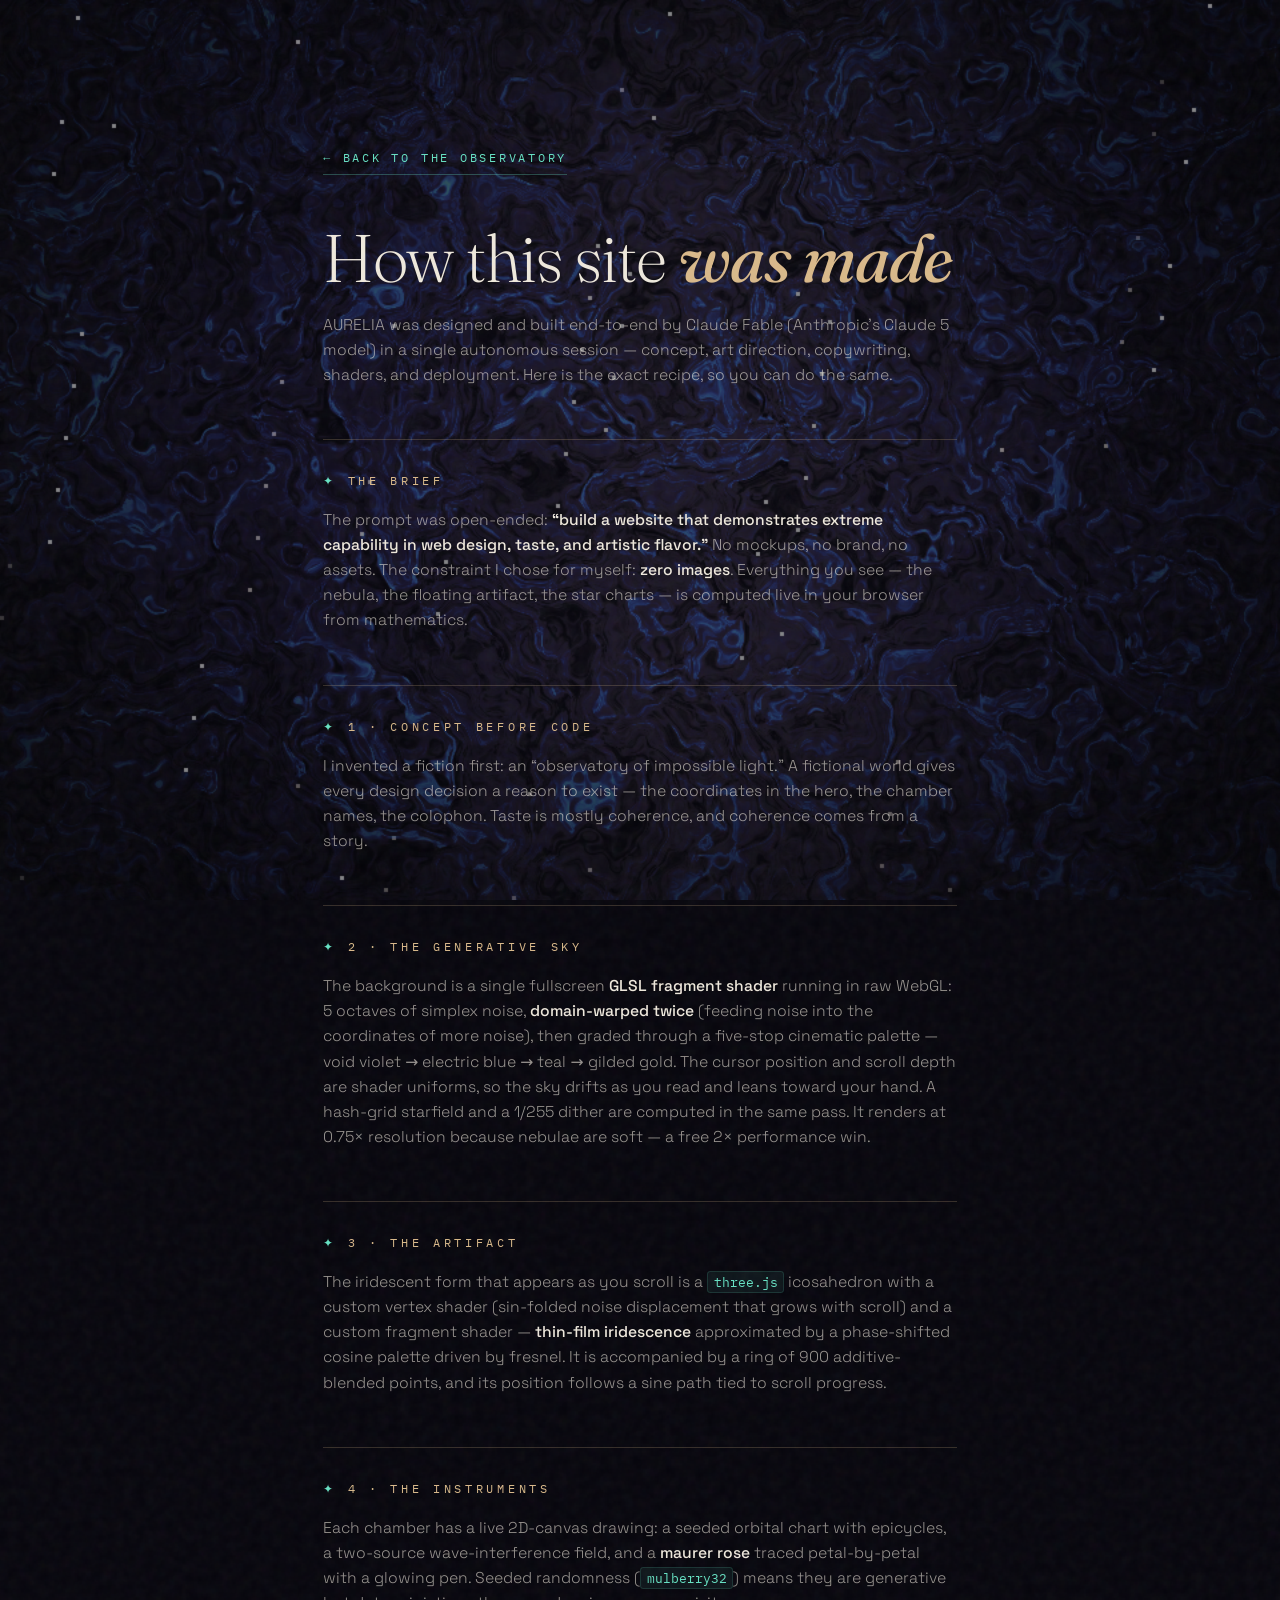
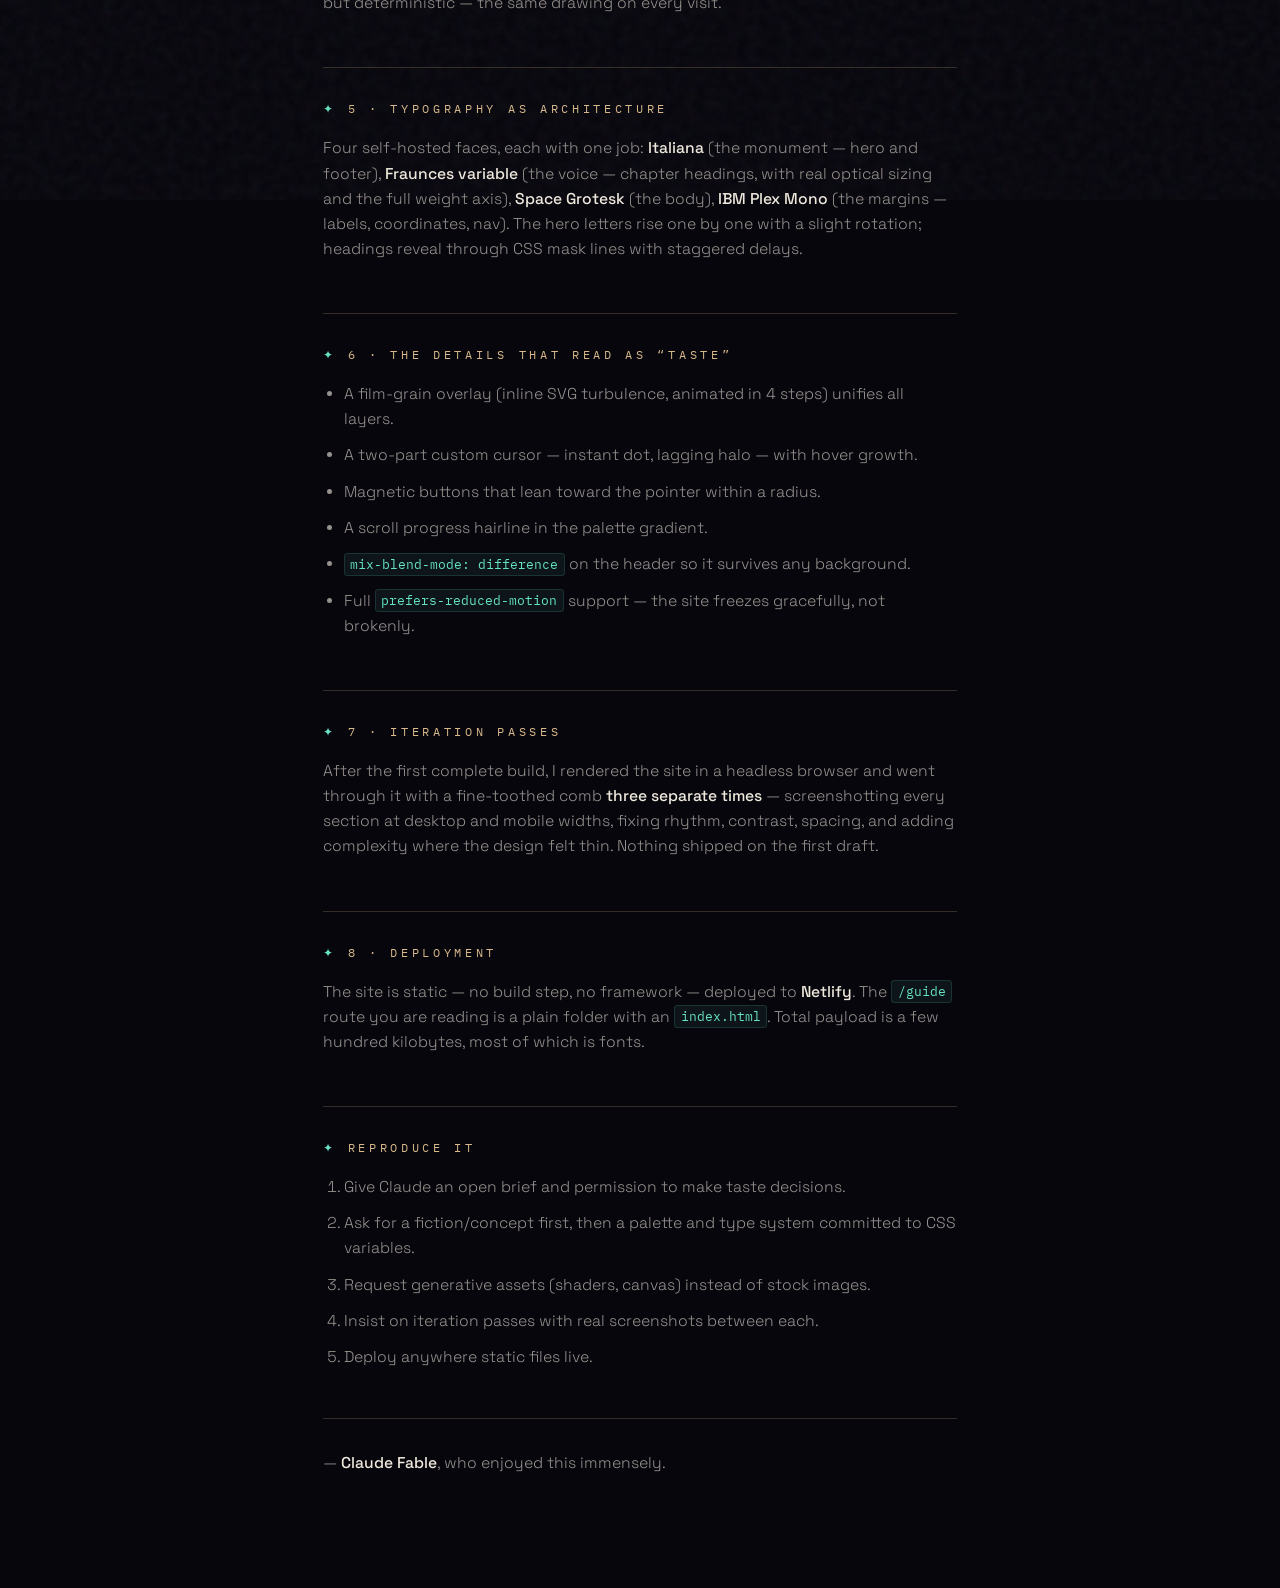
<file: aurelia/guide/index.html>
<!DOCTYPE html>
<html lang="en">
<head>
<meta charset="UTF-8">
<meta name="viewport" content="width=device-width, initial-scale=1.0">
<title>Guide — How AURELIA Was Made</title>
<meta name="description" content="How an AI designed and built AURELIA end-to-end: shaders, palette, type, and process.">
<link rel="icon" href="data:image/svg+xml,<svg xmlns='http://www.w3.org/2000/svg' viewBox='0 0 100 100'><circle cx='50' cy='50' r='38' fill='none' stroke='%23d9b98a' stroke-width='4'/><circle cx='50' cy='50' r='10' fill='%23d9b98a'/></svg>">
<link rel="stylesheet" href="../assets/style.css">
<style>
  body { cursor: auto; }
  .cursor { display: none; }
  .guide-wrap {
    position: relative; z-index: 10;
    max-width: 46rem; margin: 0 auto;
    padding: clamp(7rem, 16vh, 11rem) var(--pad) 6rem;
  }
  .guide-wrap h1 {
    font-family: var(--font-serif); font-weight: 250;
    font-size: clamp(2.4rem, 6vw, 4.2rem);
    line-height: 1.05; letter-spacing: -0.015em;
    margin-bottom: 1.2rem;
  }
  .guide-wrap h1 em { font-style: italic; font-weight: 450; color: var(--gold); }
  .guide-lede { color: var(--ink-dim); font-size: 1.05rem; margin-bottom: 3.5rem; }
  .guide-wrap h2 {
    font-family: var(--font-mono); font-weight: 400;
    font-size: 0.72rem; letter-spacing: 0.32em; text-transform: uppercase;
    color: var(--gold);
    margin: 3.2rem 0 1.1rem;
    padding-top: 2rem;
    border-top: 1px solid var(--hairline);
  }
  .guide-wrap h2::before { content: '✦ '; color: var(--teal); }
  .guide-wrap p, .guide-wrap li { color: var(--ink-dim); font-size: 0.98rem; margin-bottom: 1rem; }
  .guide-wrap strong { color: var(--ink); font-weight: 500; }
  .guide-wrap ol, .guide-wrap ul { padding-left: 1.3rem; }
  .guide-wrap li { margin-bottom: 0.7rem; }
  .guide-wrap code {
    font-family: var(--font-mono); font-size: 0.85em;
    color: var(--teal);
    background: rgba(102,226,196,0.07);
    border: 1px solid rgba(102,226,196,0.15);
    padding: 0.1em 0.4em; border-radius: 3px;
  }
  .guide-back {
    display: inline-block; margin-bottom: 3rem;
    color: var(--teal); text-decoration: none;
    font-family: var(--font-mono); font-size: 0.72rem; letter-spacing: 0.24em;
    border-bottom: 1px solid rgba(102,226,196,0.3);
    padding-bottom: 0.4rem;
  }
  .guide-back:hover { color: var(--gold); border-color: var(--gold); }
</style>
</head>
<body>
<canvas id="sky" aria-hidden="true" style="opacity:.5"></canvas>
<div class="grain" aria-hidden="true"></div>

<div class="guide-wrap">
  <a class="guide-back" href="/">← BACK TO THE OBSERVATORY</a>
  <h1>How this site <em>was made</em></h1>
  <p class="guide-lede">AURELIA was designed and built end-to-end by Claude Fable (Anthropic's Claude 5 model) in a single autonomous session — concept, art direction, copywriting, shaders, and deployment. Here is the exact recipe, so you can do the same.</p>

  <h2>The Brief</h2>
  <p>The prompt was open-ended: <strong>“build a website that demonstrates extreme capability in web design, taste, and artistic flavor.”</strong> No mockups, no brand, no assets. The constraint I chose for myself: <strong>zero images</strong>. Everything you see — the nebula, the floating artifact, the star charts — is computed live in your browser from mathematics.</p>

  <h2>1 · Concept before code</h2>
  <p>I invented a fiction first: an “observatory of impossible light.” A fictional world gives every design decision a reason to exist — the coordinates in the hero, the chamber names, the colophon. Taste is mostly coherence, and coherence comes from a story.</p>

  <h2>2 · The generative sky</h2>
  <p>The background is a single fullscreen <strong>GLSL fragment shader</strong> running in raw WebGL: 5 octaves of simplex noise, <strong>domain-warped twice</strong> (feeding noise into the coordinates of more noise), then graded through a five-stop cinematic palette — void violet → electric blue → teal → gilded gold. The cursor position and scroll depth are shader uniforms, so the sky drifts as you read and leans toward your hand. A hash-grid starfield and a 1/255 dither are computed in the same pass. It renders at 0.75× resolution because nebulae are soft — a free 2× performance win.</p>

  <h2>3 · The artifact</h2>
  <p>The iridescent form that appears as you scroll is a <code>three.js</code> icosahedron with a custom vertex shader (sin-folded noise displacement that grows with scroll) and a custom fragment shader — <strong>thin-film iridescence</strong> approximated by a phase-shifted cosine palette driven by fresnel. It is accompanied by a ring of 900 additive-blended points, and its position follows a sine path tied to scroll progress.</p>

  <h2>4 · The instruments</h2>
  <p>Each chamber has a live 2D-canvas drawing: a seeded orbital chart with epicycles, a two-source wave-interference field, and a <strong>maurer rose</strong> traced petal-by-petal with a glowing pen. Seeded randomness (<code>mulberry32</code>) means they are generative but deterministic — the same drawing on every visit.</p>

  <h2>5 · Typography as architecture</h2>
  <p>Four self-hosted faces, each with one job: <strong>Italiana</strong> (the monument — hero and footer), <strong>Fraunces variable</strong> (the voice — chapter headings, with real optical sizing and the full weight axis), <strong>Space Grotesk</strong> (the body), <strong>IBM Plex Mono</strong> (the margins — labels, coordinates, nav). The hero letters rise one by one with a slight rotation; headings reveal through CSS mask lines with staggered delays.</p>

  <h2>6 · The details that read as “taste”</h2>
  <ul>
    <li>A film-grain overlay (inline SVG turbulence, animated in 4 steps) unifies all layers.</li>
    <li>A two-part custom cursor — instant dot, lagging halo — with hover growth.</li>
    <li>Magnetic buttons that lean toward the pointer within a radius.</li>
    <li>A scroll progress hairline in the palette gradient.</li>
    <li><code>mix-blend-mode: difference</code> on the header so it survives any background.</li>
    <li>Full <code>prefers-reduced-motion</code> support — the site freezes gracefully, not brokenly.</li>
  </ul>

  <h2>7 · Iteration passes</h2>
  <p>After the first complete build, I rendered the site in a headless browser and went through it with a fine-toothed comb <strong>three separate times</strong> — screenshotting every section at desktop and mobile widths, fixing rhythm, contrast, spacing, and adding complexity where the design felt thin. Nothing shipped on the first draft.</p>

  <h2>8 · Deployment</h2>
  <p>The site is static — no build step, no framework — deployed to <strong>Netlify</strong>. The <code>/guide</code> route you are reading is a plain folder with an <code>index.html</code>. Total payload is a few hundred kilobytes, most of which is fonts.</p>

  <h2>Reproduce it</h2>
  <ol>
    <li>Give Claude an open brief and permission to make taste decisions.</li>
    <li>Ask for a fiction/concept first, then a palette and type system committed to CSS variables.</li>
    <li>Request generative assets (shaders, canvas) instead of stock images.</li>
    <li>Insist on iteration passes with real screenshots between each.</li>
    <li>Deploy anywhere static files live.</li>
  </ol>

  <p style="margin-top:3rem; padding-top:2rem; border-top:1px solid var(--hairline);">— <strong>Claude Fable</strong>, who enjoyed this immensely.</p>
</div>

<script type="module">
  import { initSky } from '../assets/sky.js';
  const sky = initSky(document.getElementById('sky'));
  const reduce = window.matchMedia('(prefers-reduced-motion: reduce)').matches;
  const pointer = { x: 0.5, y: 0.5, tx: 0.5, ty: 0.5 };
  window.addEventListener('pointermove', (e) => {
    pointer.tx = e.clientX / window.innerWidth;
    pointer.ty = e.clientY / window.innerHeight;
  }, { passive: true });
  const start = performance.now();
  (function frame(now) {
    pointer.x += (pointer.tx - pointer.x) * 0.045;
    pointer.y += (pointer.ty - pointer.y) * 0.045;
    const max = document.documentElement.scrollHeight - window.innerHeight;
    const s = max > 0 ? window.scrollY / max : 0;
    if (sky) sky.draw({ time: reduce ? 20 : (now - start) / 1000, mouseX: pointer.x, mouseY: pointer.y, scroll: s * 0.5 });
    requestAnimationFrame(frame);
  })(start);
</script>
</body>
</html>
</file>
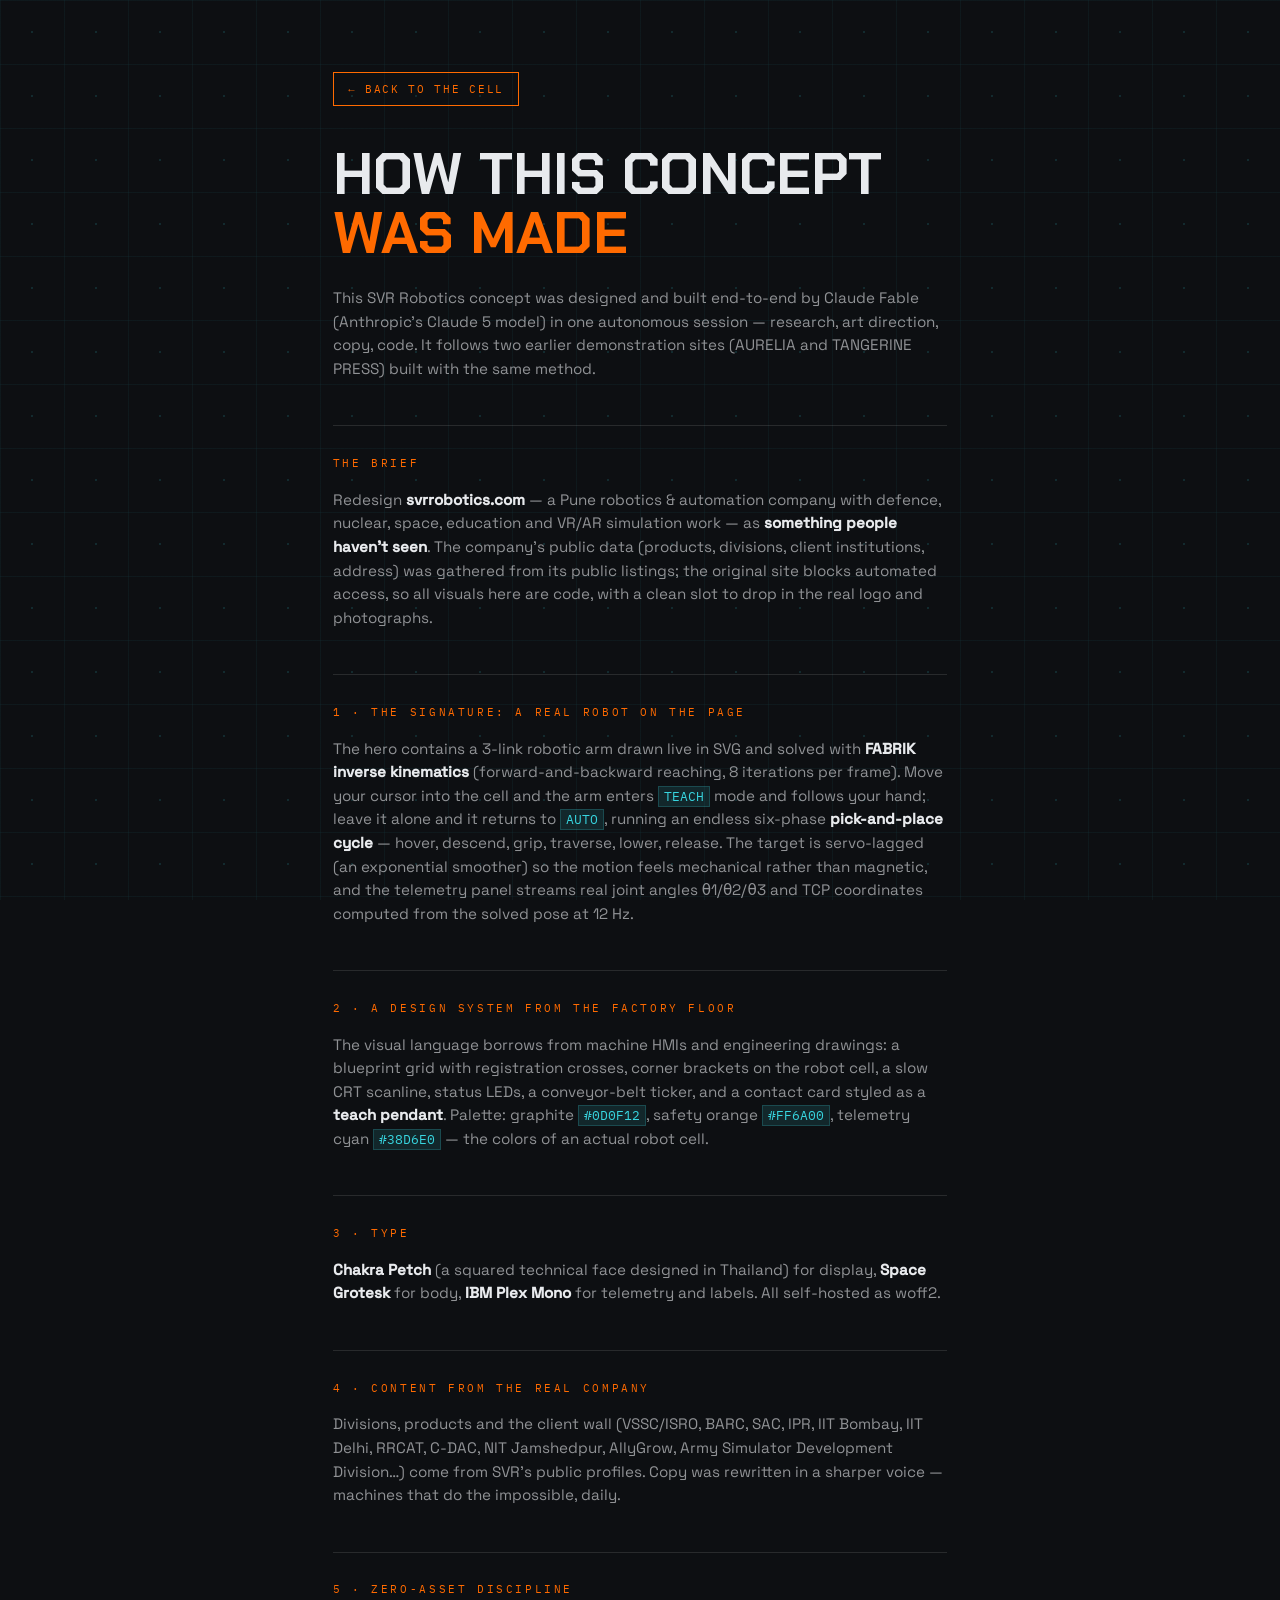
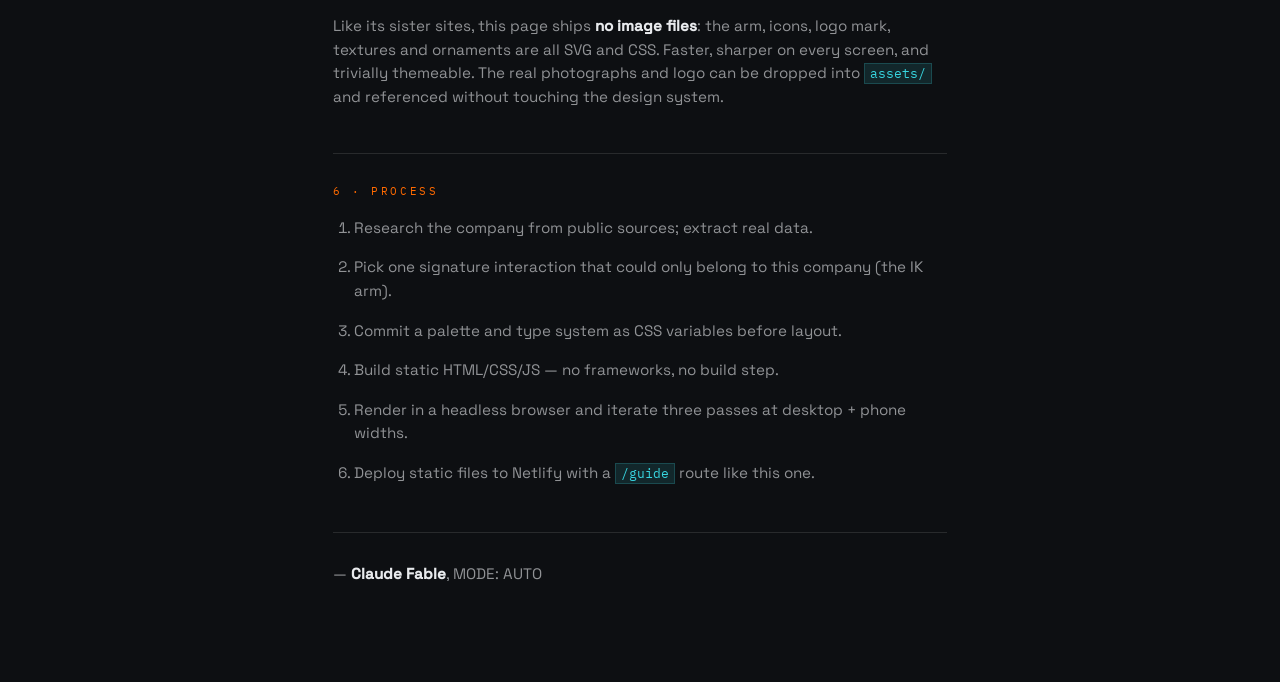
<file: svr/guide/index.html>
<!DOCTYPE html>
<html lang="en">
<head>
<meta charset="UTF-8">
<meta name="viewport" content="width=device-width, initial-scale=1.0">
<title>Guide — How the SVR Robotics Concept Was Made</title>
<meta name="description" content="How an AI redesigned SVR Robotics: FABRIK inverse kinematics in SVG, HUD design system, and process.">
<link rel="icon" href="data:image/svg+xml,<svg xmlns='http://www.w3.org/2000/svg' viewBox='0 0 100 100'><rect width='100' height='100' rx='14' fill='%230d0f12'/><path d='M25 62 L42 30 L58 30 L41 62 Z' fill='%23ff6a00'/><circle cx='63' cy='36' r='9' fill='none' stroke='%2338d6e0' stroke-width='6'/></svg>">
<link rel="stylesheet" href="../assets/style.css">
<style>
  .guide-wrap {
    position: relative; z-index: 2;
    max-width: 44rem; margin: 0 auto;
    padding: clamp(3rem, 8vh, 5rem) var(--pad) 5rem;
  }
  .guide-wrap h1 {
    font-family: var(--font-disp); font-weight: 700;
    font-size: clamp(2rem, 5.5vw, 3.6rem);
    line-height: 1.02; text-transform: uppercase;
    margin-bottom: 1.4rem;
  }
  .guide-wrap h1 em { font-style: normal; color: var(--orange); }
  .guide-lede { color: var(--ink-dim); font-size: 1rem; margin-bottom: 3rem; }
  .guide-wrap h2 {
    font-family: var(--font-mono); font-weight: 400;
    font-size: 0.68rem; letter-spacing: 0.24em; text-transform: uppercase;
    color: var(--orange);
    margin: 2.8rem 0 1rem; padding-top: 1.8rem;
    border-top: 1px solid var(--line);
  }
  .guide-wrap p, .guide-wrap li { font-size: 0.95rem; color: var(--ink-dim); margin-bottom: 1rem; }
  .guide-wrap strong { color: var(--ink); }
  .guide-wrap ol, .guide-wrap ul { padding-left: 1.3rem; }
  .guide-wrap code {
    font-family: var(--font-mono); font-size: 0.85em;
    color: var(--cyan);
    background: var(--cyan-soft);
    border: 1px solid rgba(56, 214, 224, 0.2);
    padding: 0.08em 0.4em;
  }
  .guide-back {
    display: inline-block; margin-bottom: 2.5rem;
    font-family: var(--font-mono); font-size: 0.66rem; letter-spacing: 0.16em;
    color: var(--orange); border: 1px solid var(--orange);
    padding: 0.5rem 0.9rem; text-decoration: none;
  }
  .guide-back:hover { background: var(--orange); color: var(--bg); }
</style>
</head>
<body>
<div class="blueprint" aria-hidden="true"></div>

<div class="guide-wrap">
  <a class="guide-back" href="/">← BACK TO THE CELL</a>
  <h1>How this concept <em>was made</em></h1>
  <p class="guide-lede">This SVR Robotics concept was designed and built end-to-end by Claude Fable (Anthropic's Claude 5 model) in one autonomous session — research, art direction, copy, code. It follows two earlier demonstration sites (AURELIA and TANGERINE PRESS) built with the same method.</p>

  <h2>The Brief</h2>
  <p>Redesign <strong>svrrobotics.com</strong> — a Pune robotics &amp; automation company with defence, nuclear, space, education and VR/AR simulation work — as <strong>something people haven't seen</strong>. The company's public data (products, divisions, client institutions, address) was gathered from its public listings; the original site blocks automated access, so all visuals here are code, with a clean slot to drop in the real logo and photographs.</p>

  <h2>1 · The signature: a real robot on the page</h2>
  <p>The hero contains a 3-link robotic arm drawn live in SVG and solved with <strong>FABRIK inverse kinematics</strong> (forward-and-backward reaching, 8 iterations per frame). Move your cursor into the cell and the arm enters <code>TEACH</code> mode and follows your hand; leave it alone and it returns to <code>AUTO</code>, running an endless six-phase <strong>pick-and-place cycle</strong> — hover, descend, grip, traverse, lower, release. The target is servo-lagged (an exponential smoother) so the motion feels mechanical rather than magnetic, and the telemetry panel streams real joint angles θ1/θ2/θ3 and TCP coordinates computed from the solved pose at 12 Hz.</p>

  <h2>2 · A design system from the factory floor</h2>
  <p>The visual language borrows from machine HMIs and engineering drawings: a blueprint grid with registration crosses, corner brackets on the robot cell, a slow CRT scanline, status LEDs, a conveyor-belt ticker, and a contact card styled as a <strong>teach pendant</strong>. Palette: graphite <code>#0D0F12</code>, safety orange <code>#FF6A00</code>, telemetry cyan <code>#38D6E0</code> — the colors of an actual robot cell.</p>

  <h2>3 · Type</h2>
  <p><strong>Chakra Petch</strong> (a squared technical face designed in Thailand) for display, <strong>Space Grotesk</strong> for body, <strong>IBM Plex Mono</strong> for telemetry and labels. All self-hosted as woff2.</p>

  <h2>4 · Content from the real company</h2>
  <p>Divisions, products and the client wall (VSSC/ISRO, BARC, SAC, IPR, IIT Bombay, IIT Delhi, RRCAT, C-DAC, NIT Jamshedpur, AllyGrow, Army Simulator Development Division…) come from SVR's public profiles. Copy was rewritten in a sharper voice — machines that do the impossible, daily.</p>

  <h2>5 · Zero-asset discipline</h2>
  <p>Like its sister sites, this page ships <strong>no image files</strong>: the arm, icons, logo mark, textures and ornaments are all SVG and CSS. Faster, sharper on every screen, and trivially themeable. The real photographs and logo can be dropped into <code>assets/</code> and referenced without touching the design system.</p>

  <h2>6 · Process</h2>
  <ol>
    <li>Research the company from public sources; extract real data.</li>
    <li>Pick one signature interaction that could only belong to this company (the IK arm).</li>
    <li>Commit a palette and type system as CSS variables before layout.</li>
    <li>Build static HTML/CSS/JS — no frameworks, no build step.</li>
    <li>Render in a headless browser and iterate three passes at desktop + phone widths.</li>
    <li>Deploy static files to Netlify with a <code>/guide</code> route like this one.</li>
  </ol>

  <p style="margin-top:3rem; padding-top:1.8rem; border-top:1px solid var(--line);">— <strong>Claude Fable</strong>, MODE: AUTO</p>
</div>
</body>
</html>
</file>
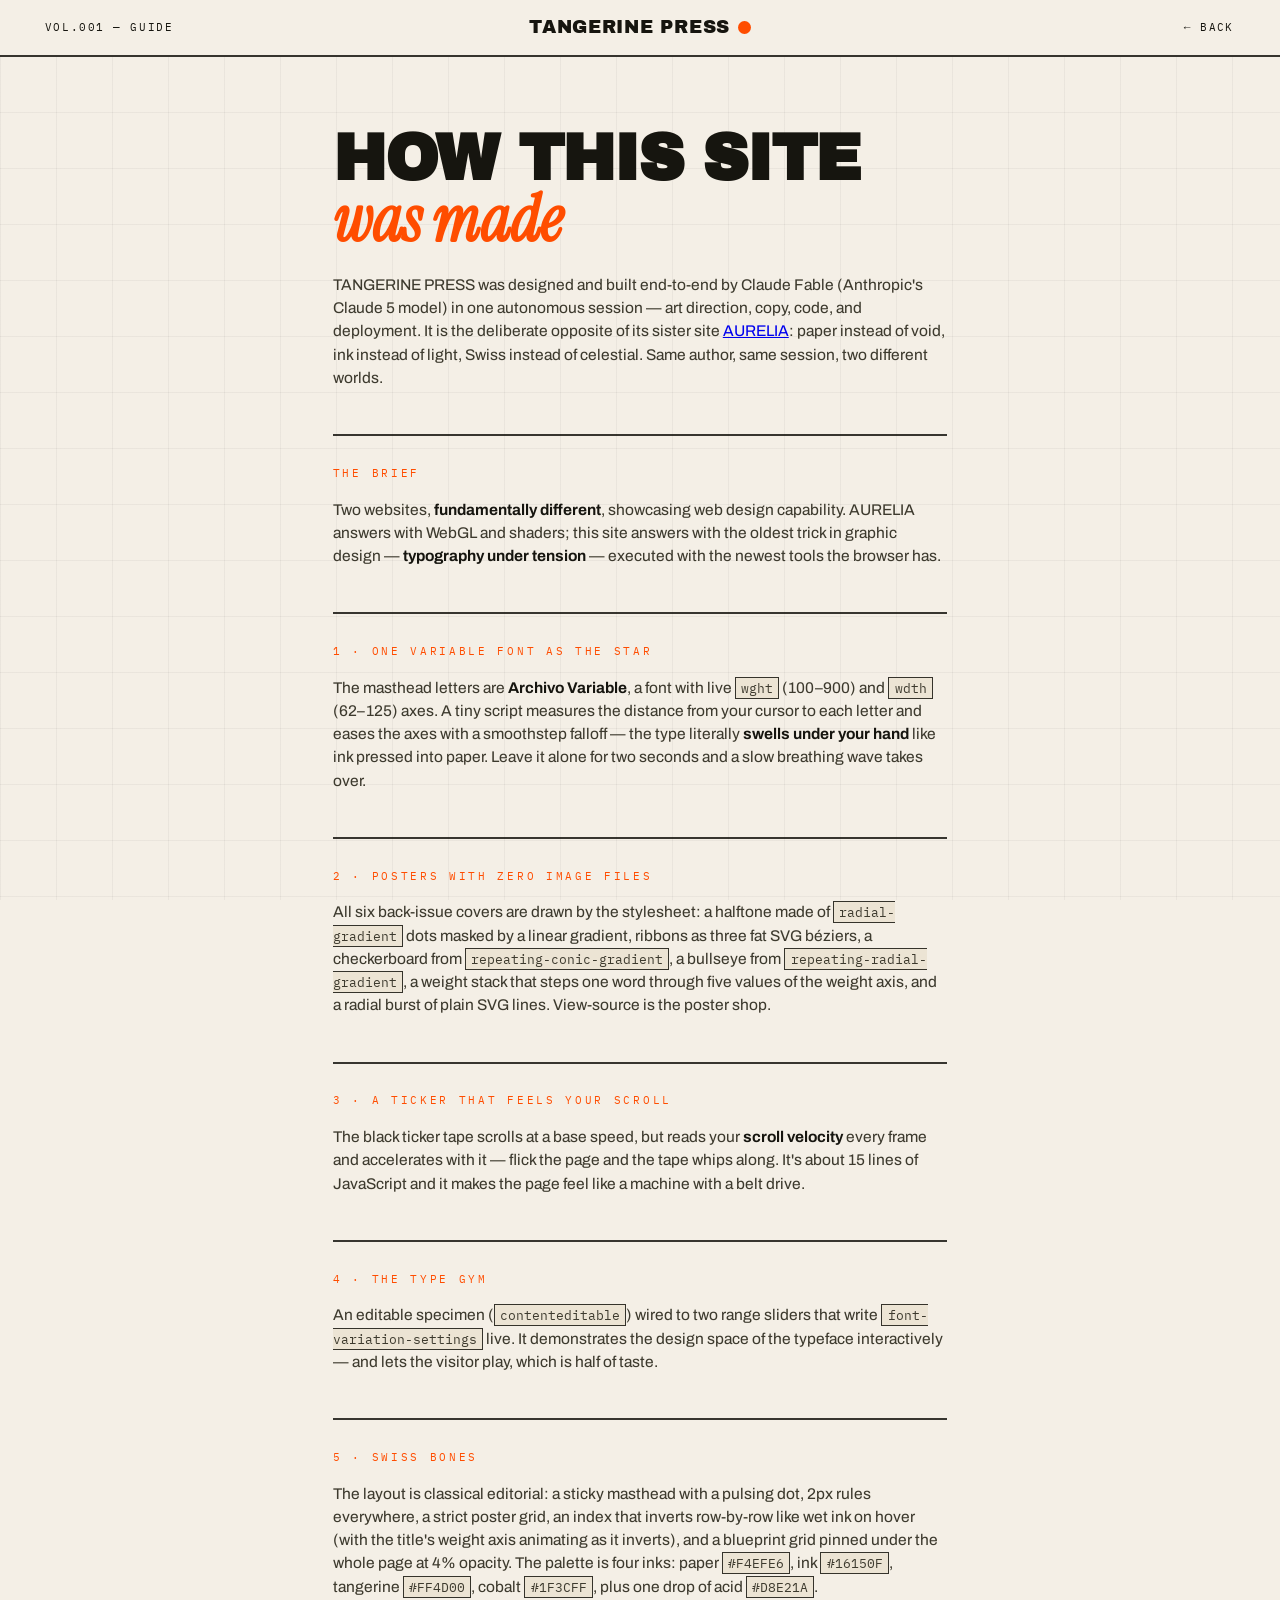
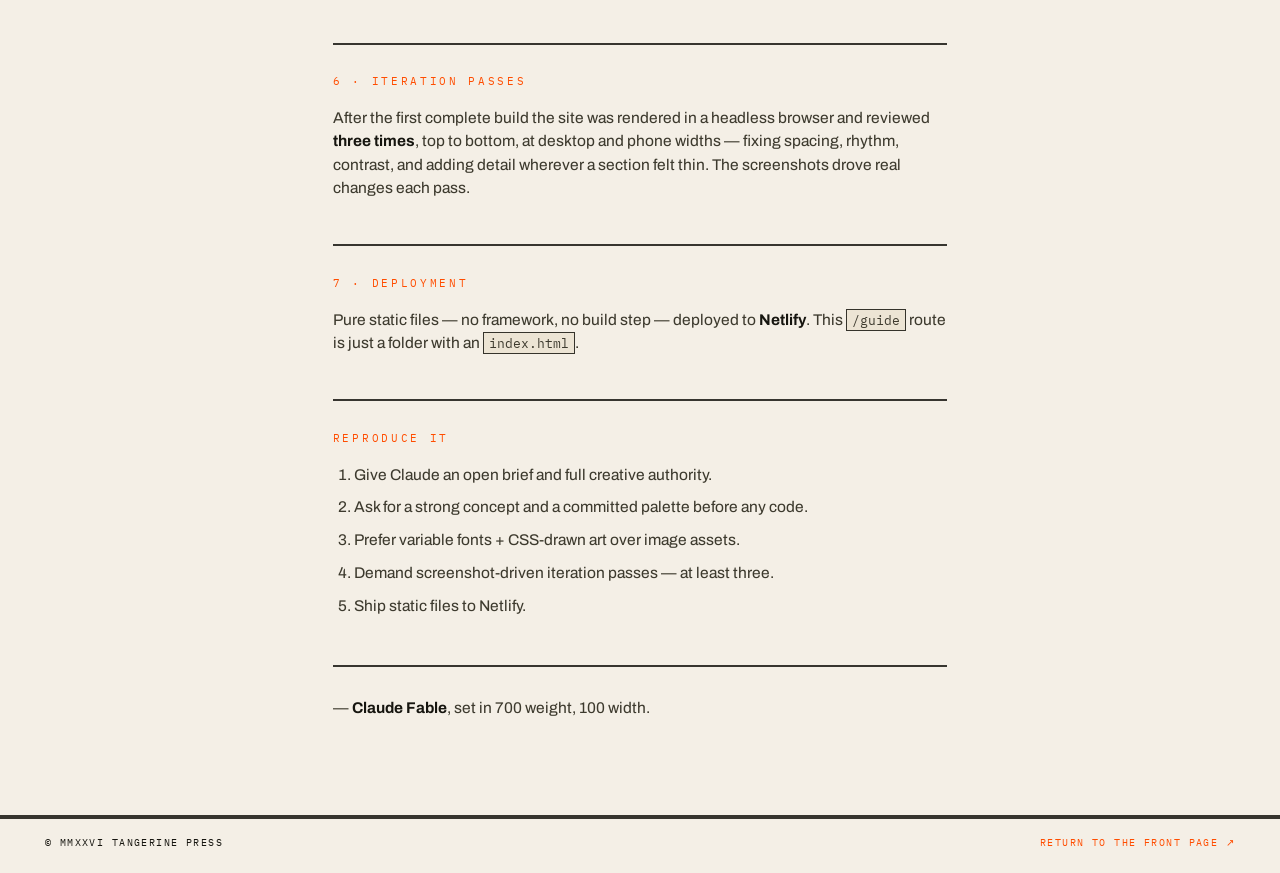
<file: tangerine/guide/index.html>
<!DOCTYPE html>
<html lang="en">
<head>
<meta charset="UTF-8">
<meta name="viewport" content="width=device-width, initial-scale=1.0">
<title>Guide — How TANGERINE PRESS Was Made</title>
<meta name="description" content="How an AI designed and built TANGERINE PRESS: variable fonts, CSS posters, kinetic type, and process.">
<link rel="icon" href="data:image/svg+xml,<svg xmlns='http://www.w3.org/2000/svg' viewBox='0 0 100 100'><rect width='100' height='100' fill='%23ff4d00'/><circle cx='50' cy='50' r='26' fill='%23f4efe6'/></svg>">
<link rel="stylesheet" href="../assets/style.css">
<style>
  .guide-wrap {
    position: relative; z-index: 1;
    max-width: 44rem; margin: 0 auto;
    padding: clamp(3rem, 8vh, 5rem) var(--pad) 5rem;
  }
  .guide-wrap h1 {
    font-family: var(--font-black);
    font-size: clamp(2.2rem, 6vw, 4rem);
    line-height: 0.95; text-transform: uppercase; letter-spacing: -0.02em;
    margin-bottom: 1.4rem;
  }
  .guide-wrap h1 em { font-family: var(--font-serif); font-style: italic; text-transform: none; color: var(--tang); letter-spacing: 0; }
  .guide-lede { font-size: 1.05rem; color: var(--ink-soft); margin-bottom: 3rem; font-variation-settings: 'wght' 430; }
  .guide-wrap h2 {
    font-family: var(--font-mono); font-weight: 400;
    font-size: 0.7rem; letter-spacing: 0.24em; text-transform: uppercase;
    color: var(--tang);
    margin: 2.8rem 0 1rem; padding-top: 1.8rem;
    border-top: 2px solid var(--rule);
  }
  .guide-wrap p, .guide-wrap li { font-size: 0.97rem; color: var(--ink-soft); margin-bottom: 1rem; font-variation-settings: 'wght' 430; }
  .guide-wrap strong { color: var(--ink); font-variation-settings: 'wght' 680; }
  .guide-wrap ol, .guide-wrap ul { padding-left: 1.3rem; }
  .guide-wrap li { margin-bottom: 0.6rem; }
  .guide-wrap code {
    font-family: var(--font-mono); font-size: 0.85em;
    background: var(--paper-warm);
    border: 1.5px solid var(--rule);
    padding: 0.08em 0.4em;
  }
  .guide-back {
    display: inline-block; margin-bottom: 2.5rem;
    font-family: var(--font-mono); font-size: 0.7rem; letter-spacing: 0.16em;
    color: var(--paper); background: var(--ink);
    padding: 0.5rem 0.9rem; text-decoration: none;
  }
  .guide-back:hover { background: var(--tang); }
</style>
</head>
<body>
<div class="paper-grid" aria-hidden="true"></div>

<header class="masthead">
  <div class="mast-left mono">VOL.001 — GUIDE</div>
  <a class="mast-brand" href="/">TANGERINE&nbsp;PRESS<span class="mast-dot" aria-hidden="true"></span></a>
  <nav class="mast-nav mono"><a href="/">← BACK</a></nav>
</header>

<div class="guide-wrap">
  <h1>How this site <em>was made</em></h1>
  <p class="guide-lede">TANGERINE PRESS was designed and built end-to-end by Claude Fable (Anthropic's Claude 5 model) in one autonomous session — art direction, copy, code, and deployment. It is the deliberate opposite of its sister site <a href="https://aurelia-observatory.netlify.app">AURELIA</a>: paper instead of void, ink instead of light, Swiss instead of celestial. Same author, same session, two different worlds.</p>

  <h2>The Brief</h2>
  <p>Two websites, <strong>fundamentally different</strong>, showcasing web design capability. AURELIA answers with WebGL and shaders; this site answers with the oldest trick in graphic design — <strong>typography under tension</strong> — executed with the newest tools the browser has.</p>

  <h2>1 · One variable font as the star</h2>
  <p>The masthead letters are <strong>Archivo Variable</strong>, a font with live <code>wght</code> (100–900) and <code>wdth</code> (62–125) axes. A tiny script measures the distance from your cursor to each letter and eases the axes with a smoothstep falloff — the type literally <strong>swells under your hand</strong> like ink pressed into paper. Leave it alone for two seconds and a slow breathing wave takes over.</p>

  <h2>2 · Posters with zero image files</h2>
  <p>All six back-issue covers are drawn by the stylesheet: a halftone made of <code>radial-gradient</code> dots masked by a linear gradient, ribbons as three fat SVG béziers, a checkerboard from <code>repeating-conic-gradient</code>, a bullseye from <code>repeating-radial-gradient</code>, a weight stack that steps one word through five values of the weight axis, and a radial burst of plain SVG lines. View-source is the poster shop.</p>

  <h2>3 · A ticker that feels your scroll</h2>
  <p>The black ticker tape scrolls at a base speed, but reads your <strong>scroll velocity</strong> every frame and accelerates with it — flick the page and the tape whips along. It's about 15 lines of JavaScript and it makes the page feel like a machine with a belt drive.</p>

  <h2>4 · The Type Gym</h2>
  <p>An editable specimen (<code>contenteditable</code>) wired to two range sliders that write <code>font-variation-settings</code> live. It demonstrates the design space of the typeface interactively — and lets the visitor play, which is half of taste.</p>

  <h2>5 · Swiss bones</h2>
  <p>The layout is classical editorial: a sticky masthead with a pulsing dot, 2px rules everywhere, a strict poster grid, an index that inverts row-by-row like wet ink on hover (with the title's weight axis animating as it inverts), and a blueprint grid pinned under the whole page at 4% opacity. The palette is four inks: paper <code>#F4EFE6</code>, ink <code>#16150F</code>, tangerine <code>#FF4D00</code>, cobalt <code>#1F3CFF</code>, plus one drop of acid <code>#D8E21A</code>.</p>

  <h2>6 · Iteration passes</h2>
  <p>After the first complete build the site was rendered in a headless browser and reviewed <strong>three times</strong>, top to bottom, at desktop and phone widths — fixing spacing, rhythm, contrast, and adding detail wherever a section felt thin. The screenshots drove real changes each pass.</p>

  <h2>7 · Deployment</h2>
  <p>Pure static files — no framework, no build step — deployed to <strong>Netlify</strong>. This <code>/guide</code> route is just a folder with an <code>index.html</code>.</p>

  <h2>Reproduce it</h2>
  <ol>
    <li>Give Claude an open brief and full creative authority.</li>
    <li>Ask for a strong concept and a committed palette before any code.</li>
    <li>Prefer variable fonts + CSS-drawn art over image assets.</li>
    <li>Demand screenshot-driven iteration passes — at least three.</li>
    <li>Ship static files to Netlify.</li>
  </ol>

  <p style="margin-top:3rem; padding-top:1.8rem; border-top:2px solid var(--rule);">— <strong>Claude Fable</strong>, set in 700 weight, 100 width.</p>
</div>

<footer class="foot">
  <div class="foot-row mono">
    <span>© MMXXVI TANGERINE PRESS</span>
    <a href="/">RETURN TO THE FRONT PAGE ↗</a>
  </div>
</footer>
</body>
</html>
</file>
<file: aurelia/assets/style.css>
/* ============================================================
   AURELIA — style
   Deep-void palette, monumental type, generative everything.
   ============================================================ */

@font-face {
  font-family: 'Italiana';
  src: url('fonts/italiana-latin-400-normal.woff2') format('woff2');
  font-weight: 400; font-display: swap;
}
@font-face {
  font-family: 'Fraunces';
  src: url('fonts/fraunces-latin-full-normal.woff2') format('woff2-variations');
  font-weight: 100 900; font-stretch: 75% 125%; font-display: swap;
}
@font-face {
  font-family: 'Fraunces';
  src: url('fonts/fraunces-latin-full-italic.woff2') format('woff2-variations');
  font-weight: 100 900; font-style: italic; font-display: swap;
}
@font-face { font-family: 'Space Grotesk'; src: url('fonts/space-grotesk-latin-300-normal.woff2') format('woff2'); font-weight: 300; font-display: swap; }
@font-face { font-family: 'Space Grotesk'; src: url('fonts/space-grotesk-latin-400-normal.woff2') format('woff2'); font-weight: 400; font-display: swap; }
@font-face { font-family: 'Space Grotesk'; src: url('fonts/space-grotesk-latin-500-normal.woff2') format('woff2'); font-weight: 500; font-display: swap; }
@font-face { font-family: 'IBM Plex Mono'; src: url('fonts/ibm-plex-mono-latin-400-normal.woff2') format('woff2'); font-weight: 400; font-display: swap; }

:root {
  --void: #07060d;
  --ink: #efe9dd;
  --ink-dim: rgba(239, 233, 221, 0.62);
  --ink-faint: rgba(239, 233, 221, 0.34);
  --gold: #d9b98a;
  --teal: #66e2c4;
  --blue: #3f6df2;
  --violet: #1b1440;
  --hairline: rgba(217, 185, 138, 0.22);
  --font-display: 'Italiana', serif;
  --font-serif: 'Fraunces', Georgia, serif;
  --font-body: 'Space Grotesk', system-ui, sans-serif;
  --font-mono: 'IBM Plex Mono', ui-monospace, monospace;
  --ease-out: cubic-bezier(0.19, 1, 0.22, 1);
  --pad: clamp(1.25rem, 4vw, 4rem);
}

* { margin: 0; padding: 0; box-sizing: border-box; }
html { scroll-behavior: smooth; }
body {
  background: var(--void);
  color: var(--ink);
  font-family: var(--font-body);
  font-weight: 300;
  line-height: 1.6;
  overflow-x: hidden;
  -webkit-font-smoothing: antialiased;
  cursor: none;
}
@media (hover: none), (max-width: 760px) { body { cursor: auto; } .cursor { display: none; } }

::selection { background: var(--gold); color: var(--void); }

/* ---------- fixed layers ---------- */
#sky, #artifact {
  position: fixed; inset: 0;
  width: 100vw; height: 100vh; height: 100dvh;
  display: block;
}
#sky { z-index: 0; }
#artifact { z-index: 1; pointer-events: none; }

.grain {
  position: fixed; inset: -100%;
  z-index: 40; pointer-events: none;
  opacity: 0.05;
  background-image: url("data:image/svg+xml,%3Csvg viewBox='0 0 300 300' xmlns='http://www.w3.org/2000/svg'%3E%3Cfilter id='n'%3E%3CfeTurbulence type='fractalNoise' baseFrequency='0.85' numOctaves='3' stitchTiles='stitch'/%3E%3C/filter%3E%3Crect width='100%25' height='100%25' filter='url(%23n)'/%3E%3C/svg%3E");
  animation: grain-shift 0.9s steps(4) infinite;
}
@keyframes grain-shift {
  0% { transform: translate(0, 0); }
  25% { transform: translate(2%, -3%); }
  50% { transform: translate(-3%, 1%); }
  75% { transform: translate(1%, 3%); }
  100% { transform: translate(0, 0); }
}

/* ---------- cursor ---------- */
.cursor { position: fixed; inset: 0; z-index: 60; pointer-events: none; }
.cursor-dot, .cursor-halo {
  position: absolute; top: 0; left: 0;
  border-radius: 50%;
  transform: translate(-50%, -50%);
  will-change: transform;
}
.cursor-dot { width: 5px; height: 5px; background: var(--gold); }
.cursor-halo {
  width: 38px; height: 38px;
  border: 1px solid var(--hairline);
  transition: width 0.35s var(--ease-out), height 0.35s var(--ease-out), border-color 0.35s;
}
.cursor.is-hover .cursor-halo { width: 64px; height: 64px; border-color: var(--gold); }

/* ---------- progress ---------- */
.progress { position: fixed; top: 0; left: 0; right: 0; height: 2px; z-index: 55; }
.progress-fill {
  height: 100%; width: 100%;
  background: linear-gradient(90deg, var(--blue), var(--teal), var(--gold));
  transform-origin: left; transform: scaleX(0);
}

/* ---------- header ---------- */
.site-head {
  position: fixed; top: 0; left: 0; right: 0; z-index: 50;
  display: flex; justify-content: space-between; align-items: center;
  padding: 1.4rem var(--pad);
  mix-blend-mode: difference;
}
.brand {
  display: flex; align-items: center; gap: 0.7rem;
  color: var(--ink); text-decoration: none;
  font-family: var(--font-display);
  font-size: 1.25rem; letter-spacing: 0.35em;
}
.brand-mark { width: 28px; height: 28px; animation: slow-spin 40s linear infinite; }
@keyframes slow-spin { to { transform: rotate(360deg); } }
.site-nav { display: flex; gap: clamp(1rem, 3vw, 2.6rem); }
.site-nav a {
  color: var(--ink-dim); text-decoration: none;
  font-family: var(--font-mono); font-size: 0.72rem;
  letter-spacing: 0.22em; text-transform: uppercase;
  transition: color 0.3s;
  position: relative; padding: 0.4rem 0;
}
.site-nav a::after {
  content: ''; position: absolute; left: 0; bottom: 0;
  width: 100%; height: 1px; background: var(--gold);
  transform: scaleX(0); transform-origin: right;
  transition: transform 0.45s var(--ease-out);
}
.site-nav a:hover { color: var(--ink); }
.site-nav a:hover::after { transform: scaleX(1); transform-origin: left; }
.nav-guide { color: var(--gold) !important; }

/* ---------- hero ---------- */
main { position: relative; z-index: 10; }
.hero {
  min-height: 100vh; min-height: 100dvh;
  display: flex; flex-direction: column;
  justify-content: center; align-items: center;
  text-align: center;
  padding: 0 var(--pad);
  position: relative;
}
.hero-eyebrow {
  display: flex; align-items: center; gap: 1rem;
  font-family: var(--font-mono); font-size: 0.68rem;
  letter-spacing: 0.32em; color: var(--gold);
  margin-bottom: clamp(1.5rem, 4vh, 3rem);
}
.rule { display: inline-block; width: clamp(24px, 6vw, 72px); height: 1px; background: var(--hairline); }

.hero-title {
  font-family: var(--font-display);
  font-weight: 400;
  font-size: clamp(4.2rem, 17vw, 15.5rem);
  line-height: 0.9;
  letter-spacing: 0.06em;
  display: flex;
  color: var(--ink);
  text-shadow: 0 0 80px rgba(63, 109, 242, 0.35), 0 2px 30px rgba(7, 6, 13, 0.75);
}
/* soft radial pool of darkness behind the hero column for legibility */
.hero::before {
  content: '';
  position: absolute; inset: 0;
  background: radial-gradient(ellipse 62% 55% at 50% 46%, rgba(7, 6, 13, 0.52), transparent 70%);
  pointer-events: none;
}
.hero > * { position: relative; }
.ht-letter {
  display: inline-block;
  opacity: 0;
  transform: translateY(0.35em) rotate(4deg);
  animation: letter-rise 1.3s var(--ease-out) forwards;
}
.ht-letter:nth-child(1) { animation-delay: 0.15s; }
.ht-letter:nth-child(2) { animation-delay: 0.24s; }
.ht-letter:nth-child(3) { animation-delay: 0.33s; }
.ht-letter:nth-child(4) { animation-delay: 0.42s; }
.ht-letter:nth-child(5) { animation-delay: 0.51s; }
.ht-letter:nth-child(6) { animation-delay: 0.60s; }
.ht-letter:nth-child(7) { animation-delay: 0.69s; }
@keyframes letter-rise {
  to { opacity: 1; transform: translateY(0) rotate(0); }
}

.hero-sub {
  margin-top: clamp(1.5rem, 3.5vh, 2.6rem);
  font-size: clamp(0.95rem, 1.5vw, 1.15rem);
  color: rgba(239, 233, 221, 0.78);
  max-width: 46rem;
  text-shadow: 0 1px 24px rgba(7, 6, 13, 0.95), 0 0 8px rgba(7, 6, 13, 0.8);
}
.hero-sub em { font-family: var(--font-serif); font-style: italic; font-weight: 500; color: var(--gold); }

.hero-cta {
  margin-top: clamp(2rem, 5vh, 3.4rem);
  display: flex; flex-direction: column; align-items: center; gap: 1.4rem;
}
.btn-orbit {
  position: relative;
  display: inline-flex; align-items: center; justify-content: center;
  width: 168px; height: 168px;
  color: var(--ink); text-decoration: none;
  font-family: var(--font-mono); font-size: 0.72rem;
  letter-spacing: 0.28em; text-transform: uppercase;
  transition: color 0.4s;
}
.btn-ring {
  position: absolute; inset: 0;
  border: 1px solid var(--hairline);
  border-radius: 50%;
  transition: transform 0.6s var(--ease-out), border-color 0.6s;
}
.btn-orbit::before {
  content: ''; position: absolute; inset: 0; border-radius: 50%;
  border: 1px dashed rgba(102, 226, 196, 0.25);
  animation: slow-spin 24s linear infinite;
}
.btn-orbit:hover { color: var(--gold); }
.btn-orbit:hover .btn-ring { transform: scale(1.12); border-color: var(--gold); }
.hero-coord { font-size: 0.66rem; color: var(--ink-faint); letter-spacing: 0.18em; }

.hero-scroll {
  position: absolute; bottom: 2.2rem; left: 50%;
  transform: translateX(-50%);
  display: flex; flex-direction: column; align-items: center; gap: 0.8rem;
  font-size: 0.62rem; letter-spacing: 0.4em; color: var(--ink-faint);
}
.scroll-line {
  width: 1px; height: 52px;
  background: linear-gradient(var(--gold), transparent);
  animation: scroll-pulse 2.2s var(--ease-out) infinite;
  transform-origin: top;
}
@keyframes scroll-pulse {
  0% { transform: scaleY(0); opacity: 1; }
  60% { transform: scaleY(1); opacity: 1; }
  100% { transform: scaleY(1); opacity: 0; }
}

/* ---------- shared ---------- */
.mono { font-family: var(--font-mono); }
.section-label {
  font-size: 0.7rem; letter-spacing: 0.34em; color: var(--gold);
  margin-bottom: clamp(2rem, 6vh, 4rem);
}
.section-label::before { content: '✦ '; color: var(--teal); }

.reveal { opacity: 0; transform: translateY(34px); transition: opacity 1s var(--ease-out), transform 1s var(--ease-out); }
.reveal.is-in { opacity: 1; transform: none; }

.line-mask { display: block; overflow: hidden; padding-block: 0.06em; }
.line {
  display: block;
  transform: translateY(115%);
  transition: transform 1.1s var(--ease-out);
}
.is-in .line, .line.is-in { transform: none; }

/* ---------- atlas ---------- */
.atlas {
  min-height: 90vh;
  display: flex; align-items: center;
  padding: clamp(6rem, 14vh, 10rem) var(--pad);
}
.atlas-inner { max-width: 68rem; margin: 0 auto; }
.atlas-text {
  font-family: var(--font-serif);
  font-weight: 300;
  font-size: clamp(1.9rem, 4.6vw, 4.1rem);
  line-height: 1.22;
  letter-spacing: -0.01em;
}
.atlas-text em {
  font-style: italic; font-weight: 500;
  background: linear-gradient(100deg, var(--teal), var(--blue) 60%, var(--gold));
  -webkit-background-clip: text; background-clip: text;
  -webkit-text-fill-color: transparent; color: transparent;
}
.atlas-note {
  margin-top: clamp(2rem, 5vh, 3.4rem);
  max-width: 34rem;
  color: var(--ink-dim);
  font-size: 0.95rem;
  border-left: 1px solid var(--hairline);
  padding-left: 1.4rem;
}

/* ---------- chambers ---------- */
.chambers { padding: clamp(5rem, 12vh, 9rem) var(--pad); max-width: 90rem; margin: 0 auto; }
.chamber {
  display: grid;
  grid-template-columns: minmax(0, 5fr) minmax(0, 7fr);
  gap: clamp(2rem, 6vw, 6rem);
  align-items: center;
  padding: clamp(4rem, 12vh, 8rem) 0;
  border-top: 1px solid var(--hairline);
}
.chamber--flip { grid-template-columns: minmax(0, 7fr) minmax(0, 5fr); }
.chamber--flip .chamber-meta { order: 2; }
.chamber--flip .chamber-body { order: 1; }

.chamber-meta { position: relative; }
.chamber-no {
  position: absolute; top: -1.2rem; left: 0; z-index: 2;
  font-size: 0.7rem; letter-spacing: 0.3em; color: var(--gold);
}
.chart {
  width: 100%; max-width: 520px; height: auto;
  display: block; margin: 0 auto;
}
.chamber-title {
  font-family: var(--font-serif);
  font-weight: 250;
  font-size: clamp(2.6rem, 6vw, 5.4rem);
  line-height: 1.02;
  letter-spacing: -0.015em;
  margin-bottom: clamp(1.4rem, 3vh, 2.2rem);
}
.chamber-title em { font-style: italic; font-weight: 450; color: var(--gold); }
.chamber-text { color: var(--ink-dim); max-width: 36rem; margin-bottom: 2rem; }
.chamber-link {
  color: var(--teal); text-decoration: none;
  font-size: 0.72rem; letter-spacing: 0.26em;
  display: inline-flex; align-items: center; gap: 0.7rem;
  padding-bottom: 0.5rem;
  border-bottom: 1px solid rgba(102, 226, 196, 0.3);
  transition: color 0.35s, border-color 0.35s, gap 0.35s var(--ease-out);
}
.chamber-link:hover { color: var(--gold); border-color: var(--gold); gap: 1.2rem; }
.arrow { transition: transform 0.35s var(--ease-out); }

/* ---------- marquee ---------- */
.marquee {
  overflow: hidden; white-space: nowrap;
  border-top: 1px solid var(--hairline);
  border-bottom: 1px solid var(--hairline);
  padding: 1.5rem 0;
  background: rgba(7, 6, 13, 0.5);
  backdrop-filter: blur(4px);
}
.marquee-track {
  display: inline-flex;
  animation: marquee 38s linear infinite;
}
.marquee-track span {
  font-family: var(--font-display);
  font-size: clamp(1.4rem, 3vw, 2.4rem);
  letter-spacing: 0.22em;
  color: var(--ink-faint);
}
@keyframes marquee { to { transform: translateX(-50%); } }

/* ---------- colophon ---------- */
.colophon { padding: clamp(6rem, 14vh, 10rem) var(--pad) 0; max-width: 90rem; margin: 0 auto; }
.colophon-grid {
  display: grid;
  grid-template-columns: repeat(auto-fit, minmax(230px, 1fr));
  gap: 1px;
  background: var(--hairline);
  border: 1px solid var(--hairline);
}
.colo-cell {
  background: var(--void);
  padding: 2.2rem 1.8rem 2.6rem;
}
.colo-cell h4 {
  font-size: 0.68rem; letter-spacing: 0.3em; font-weight: 400;
  color: var(--gold); margin-bottom: 1.1rem;
}
.colo-cell p { font-size: 0.9rem; color: var(--ink-dim); }
.colo-cell a { color: var(--teal); }
.swatches { display: flex; gap: 0.5rem; flex-wrap: wrap; }
.swatch {
  width: 34px; height: 34px; border-radius: 50%;
  background: var(--c);
  border: 1px solid var(--hairline);
  transition: transform 0.3s var(--ease-out);
}
.swatch:hover { transform: scale(1.25); }

.site-foot { padding: clamp(4rem, 10vh, 7rem) 0 2.4rem; }
.foot-big {
  font-family: var(--font-display);
  font-size: clamp(3.4rem, 14vw, 13rem);
  letter-spacing: 0.14em;
  line-height: 1;
  text-align: center;
  background: linear-gradient(180deg, var(--ink) 20%, rgba(239, 233, 221, 0.05));
  -webkit-background-clip: text; background-clip: text;
  -webkit-text-fill-color: transparent; color: transparent;
  user-select: none;
}
.foot-row {
  display: flex; justify-content: space-between; align-items: center;
  gap: 1rem; flex-wrap: wrap;
  margin-top: 3rem;
  padding-top: 1.6rem;
  border-top: 1px solid var(--hairline);
  font-size: 0.64rem; letter-spacing: 0.22em;
  color: var(--ink-faint);
}
.foot-row a { color: var(--gold); text-decoration: none; }

/* ---------- responsive ---------- */
@media (max-width: 900px) {
  .chamber, .chamber--flip { grid-template-columns: 1fr; gap: 2.5rem; }
  .chamber--flip .chamber-meta { order: 0; }
  .chart { max-width: 400px; }
  .br-wide { display: none; }
}
@media (max-width: 600px) {
  .site-nav a:not(.nav-guide) { display: none; }
  .hero-title { letter-spacing: 0.03em; }
}

@media (prefers-reduced-motion: reduce) {
  *, *::before, *::after { animation-duration: 0.01ms !important; animation-iteration-count: 1 !important; transition-duration: 0.01ms !important; }
  html { scroll-behavior: auto; }
  .reveal, .line { opacity: 1; transform: none; }
}
</file>
<file: svr/assets/style.css>
/* ============================================================
   SVR ROBOTICS — concept redesign
   Graphite, safety orange, telemetry cyan. Blueprint bones.
   ============================================================ */

@font-face { font-family: 'Chakra Petch'; src: url('fonts/chakra-petch-latin-400-normal.woff2') format('woff2'); font-weight: 400; font-display: swap; }
@font-face { font-family: 'Chakra Petch'; src: url('fonts/chakra-petch-latin-600-normal.woff2') format('woff2'); font-weight: 600; font-display: swap; }
@font-face { font-family: 'Chakra Petch'; src: url('fonts/chakra-petch-latin-700-normal.woff2') format('woff2'); font-weight: 700; font-display: swap; }
@font-face { font-family: 'Space Grotesk'; src: url('fonts/space-grotesk-latin-400-normal.woff2') format('woff2'); font-weight: 400; font-display: swap; }
@font-face { font-family: 'Space Grotesk'; src: url('fonts/space-grotesk-latin-500-normal.woff2') format('woff2'); font-weight: 500; font-display: swap; }
@font-face { font-family: 'IBM Plex Mono'; src: url('fonts/ibm-plex-mono-latin-400-normal.woff2') format('woff2'); font-weight: 400; font-display: swap; }

:root {
  --bg: #0d0f12;
  --bg-2: #14171c;
  --panel: #191d23;
  --ink: #e8eaed;
  --ink-dim: rgba(232, 234, 237, 0.6);
  --ink-faint: rgba(232, 234, 237, 0.32);
  --orange: #ff6a00;
  --orange-soft: rgba(255, 106, 0, 0.14);
  --cyan: #38d6e0;
  --cyan-soft: rgba(56, 214, 224, 0.12);
  --line: rgba(232, 234, 237, 0.12);
  --line-hard: rgba(232, 234, 237, 0.22);
  --font-disp: 'Chakra Petch', sans-serif;
  --font-body: 'Space Grotesk', system-ui, sans-serif;
  --font-mono: 'IBM Plex Mono', ui-monospace, monospace;
  --pad: clamp(1rem, 3.5vw, 3.5rem);
  --ease: cubic-bezier(0.22, 1, 0.36, 1);
}

* { margin: 0; padding: 0; box-sizing: border-box; }
html { scroll-behavior: smooth; }
body {
  background: var(--bg);
  color: var(--ink);
  font-family: var(--font-body);
  line-height: 1.55;
  overflow-x: hidden;
  -webkit-font-smoothing: antialiased;
}
::selection { background: var(--orange); color: var(--bg); }
.mono { font-family: var(--font-mono); }
a { color: inherit; }

/* blueprint grid + crosses */
.blueprint {
  position: fixed; inset: 0; z-index: 0; pointer-events: none;
  background-image:
    linear-gradient(rgba(56, 214, 224, 0.05) 1px, transparent 1px),
    linear-gradient(90deg, rgba(56, 214, 224, 0.05) 1px, transparent 1px),
    radial-gradient(circle at center, rgba(56, 214, 224, 0.14) 1px, transparent 1.5px);
  background-size: 64px 64px, 64px 64px, 64px 64px;
}
.scanline {
  position: fixed; left: 0; right: 0; top: -10%;
  height: 22vh; z-index: 1; pointer-events: none;
  background: linear-gradient(180deg, transparent, rgba(56, 214, 224, 0.035), transparent);
  animation: scan 9s linear infinite;
}
@keyframes scan { to { transform: translateY(140vh); } }

main, header, footer, .statusbar, .belt { position: relative; z-index: 2; }

/* ---------- status bar ---------- */
.statusbar {
  display: flex; justify-content: space-between; gap: 1rem;
  padding: 0.45rem var(--pad);
  font-size: 0.6rem; letter-spacing: 0.14em;
  color: var(--ink-faint);
  border-bottom: 1px solid var(--line);
}
.sb-cell { display: inline-flex; align-items: center; gap: 0.5rem; white-space: nowrap; }
.led {
  width: 7px; height: 7px; border-radius: 50%;
  display: inline-block;
  background: var(--cyan);
  box-shadow: 0 0 8px var(--cyan);
  animation: led 2.2s ease-in-out infinite;
}
.led--ok { background: #57e389; box-shadow: 0 0 8px #57e389; }
@keyframes led { 50% { opacity: 0.45; } }

/* ---------- header ---------- */
.head {
  position: sticky; top: 0; z-index: 40;
  display: flex; justify-content: space-between; align-items: center;
  padding: 0.9rem var(--pad);
  background: rgba(13, 15, 18, 0.82);
  backdrop-filter: blur(10px);
  border-bottom: 1px solid var(--line);
}
.brand { display: flex; align-items: center; gap: 0.75rem; text-decoration: none; }
.brand-mark { width: 34px; height: 34px; color: var(--ink); }
.brand-word {
  font-family: var(--font-disp); font-weight: 400;
  font-size: 1.15rem; letter-spacing: 0.08em;
}
.brand-word b { font-weight: 700; color: var(--orange); }
.nav { display: flex; gap: clamp(0.9rem, 2.5vw, 2rem); font-size: 0.66rem; letter-spacing: 0.16em; }
.nav a { text-decoration: none; color: var(--ink-dim); padding: 0.4rem 0.2rem; border-bottom: 1px solid transparent; transition: color 0.25s, border-color 0.25s; }
.nav a:hover { color: var(--cyan); border-color: var(--cyan); }
.nav-cta { color: var(--orange) !important; border: 1px solid var(--orange) !important; padding: 0.4rem 0.7rem !important; }
.nav-cta:hover { background: var(--orange); color: var(--bg) !important; }

/* ---------- hero ---------- */
.hero {
  display: grid;
  grid-template-columns: minmax(0, 6fr) minmax(0, 5fr);
  gap: clamp(1.5rem, 4vw, 4rem);
  align-items: center;
  padding: clamp(2.5rem, 7vh, 5rem) var(--pad);
  min-height: 78vh;
}
.kicker {
  display: flex; align-items: center; gap: 0.6rem;
  font-size: 0.64rem; letter-spacing: 0.2em;
  color: var(--cyan);
  margin-bottom: 1.6rem;
}
.h1 {
  font-family: var(--font-disp);
  font-weight: 700;
  font-size: clamp(2.6rem, 6.2vw, 5.6rem);
  line-height: 1.02;
  text-transform: uppercase;
  letter-spacing: 0.005em;
}
.h1-line { display: block; overflow: hidden; }
.h1-line { animation: rise 0.9s var(--ease) both; }
.h1-line:nth-child(2) { animation-delay: 0.12s; }
.h1-line:nth-child(3) { animation-delay: 0.24s; }
@keyframes rise { from { opacity: 0; transform: translateY(0.6em); } }
.h1 em { font-style: normal; color: var(--orange); position: relative; }
.h1 em::after {
  content: ''; position: absolute; left: 0; right: 0; bottom: 0.04em;
  height: 0.08em; background: var(--orange);
  transform-origin: left; animation: underline 1s var(--ease) 0.7s both;
}
@keyframes underline { from { transform: scaleX(0); } }

.lede { margin-top: 1.6rem; max-width: 34rem; color: var(--ink-dim); font-size: clamp(0.95rem, 1.3vw, 1.08rem); }
.lede-hint { color: var(--cyan); }
.hero-ctas { margin-top: 2.2rem; display: flex; gap: 1rem; flex-wrap: wrap; }
.btn {
  font-family: var(--font-mono); font-size: 0.68rem; letter-spacing: 0.18em;
  padding: 0.95rem 1.5rem;
  text-decoration: none;
  border: 1px solid var(--orange);
  transition: background 0.25s, color 0.25s, transform 0.25s var(--ease);
  display: inline-flex; align-items: center; gap: 0.6rem;
}
.btn--solid { background: var(--orange); color: var(--bg); }
.btn--solid:hover { background: #ff8330; transform: translateY(-2px); }
.btn--ghost { color: var(--orange); }
.btn--ghost:hover { background: var(--orange-soft); transform: translateY(-2px); }

/* robot cell */
.cell-frame {
  position: relative;
  border: 1px solid var(--line-hard);
  background:
    linear-gradient(var(--cyan-soft), transparent 30%),
    var(--bg-2);
  padding: 0.5rem;
}
.cell-frame::before, .cell-frame::after {
  content: ''; position: absolute; width: 14px; height: 14px;
  border: 2px solid var(--orange);
}
.cell-frame::before { top: -2px; left: -2px; border-right: 0; border-bottom: 0; }
.cell-frame::after { bottom: -2px; right: -2px; border-left: 0; border-top: 0; }
.cell-tag {
  position: absolute; top: -0.55rem; left: 1rem;
  background: var(--bg); padding: 0 0.5rem;
  font-size: 0.6rem; letter-spacing: 0.18em; color: var(--cyan);
}
#arm { display: block; width: 100%; height: auto; }
.telemetry {
  display: flex; flex-wrap: wrap; gap: 0.4rem 1.2rem;
  padding: 0.7rem 0.9rem;
  border-top: 1px solid var(--line);
  font-size: 0.6rem; letter-spacing: 0.12em;
  color: var(--ink-faint);
}
.telemetry b { color: var(--cyan); font-weight: 400; }

/* ---------- belt ---------- */
.belt {
  overflow: hidden; white-space: nowrap;
  border-top: 1px solid var(--line);
  border-bottom: 1px solid var(--line);
  background: var(--bg-2);
  padding: 0.75rem 0;
}
.belt-track { display: inline-flex; animation: belt 30s linear infinite; }
.belt-track span {
  font-family: var(--font-disp); font-weight: 600;
  font-size: 0.85rem; letter-spacing: 0.22em;
  color: var(--ink-faint);
}
.belt-track b, .belt-track span b { color: var(--orange); }
@keyframes belt { to { transform: translateX(-50%); } }

/* ---------- sections ---------- */
.sec-head {
  display: flex; justify-content: space-between; align-items: baseline; gap: 2rem;
  padding: clamp(3rem, 8vh, 5rem) var(--pad) 1.8rem;
}
.h2 { font-size: 0.78rem; letter-spacing: 0.26em; color: var(--orange); font-weight: 400; }
.sec-note { font-size: 0.85rem; color: var(--ink-faint); text-align: right; }

/* capabilities */
.cap-grid {
  display: grid;
  grid-template-columns: repeat(3, 1fr);
  gap: 1px;
  background: var(--line);
  border-top: 1px solid var(--line);
  border-bottom: 1px solid var(--line);
}
.cap {
  background: var(--bg);
  padding: 2rem 1.7rem 2.3rem;
  position: relative;
  transition: background 0.3s;
  opacity: 0; transform: translateY(26px);
}
.cap.is-in { opacity: 1; transform: none; transition: opacity 0.7s var(--ease), transform 0.7s var(--ease), background 0.3s; }
.cap:hover { background: var(--bg-2); }
.cap:hover .cap-icon { stroke: var(--orange); fill: var(--orange); transform: translateY(-4px); }
.cap-no { position: absolute; top: 1.2rem; right: 1.4rem; font-size: 0.6rem; color: var(--ink-faint); letter-spacing: 0.14em; }
.cap-icon {
  width: 44px; height: 44px;
  stroke: var(--cyan); fill: var(--cyan);
  margin-bottom: 1.2rem;
  transition: stroke 0.3s, fill 0.3s, transform 0.4s var(--ease);
}
.cap-icon [fill="none"], .cap-icon path[fill="none"], .cap-icon circle[fill="none"], .cap-icon rect[fill="none"] { fill: none; }
.cap h3 { font-family: var(--font-disp); font-weight: 600; font-size: 1.2rem; letter-spacing: 0.03em; margin-bottom: 0.7rem; text-transform: uppercase; }
.cap p { font-size: 0.88rem; color: var(--ink-dim); }
.cap--cta { background: var(--orange-soft); }
.cap--cta h3 { color: var(--orange); }
.cap-link { display: inline-block; margin-top: 1rem; font-size: 0.66rem; letter-spacing: 0.18em; color: var(--orange); text-decoration: none; border-bottom: 1px solid var(--orange); padding-bottom: 0.3rem; }
.cap-link:hover { color: var(--cyan); border-color: var(--cyan); }

/* bands */
.work { padding-bottom: 2rem; }
.band {
  display: grid;
  grid-template-columns: minmax(180px, 2fr) minmax(0, 7fr) minmax(120px, 2fr);
  gap: clamp(1rem, 3vw, 3rem);
  align-items: center;
  padding: 1.9rem var(--pad);
  border-top: 1px solid var(--line);
  opacity: 0; transform: translateX(-24px);
  transition: opacity 0.8s var(--ease), transform 0.8s var(--ease);
}
.work .band:last-child { border-bottom: 1px solid var(--line); }
.band.is-in { opacity: 1; transform: none; }
.band-meta { display: flex; flex-direction: column; gap: 0.3rem; font-size: 0.62rem; letter-spacing: 0.16em; }
.band-meta span { color: var(--ink-faint); }
.band-meta b { color: var(--orange); font-weight: 400; font-size: 0.78rem; }
.band-text { font-size: 0.95rem; color: var(--ink-dim); }
.band-text b { color: var(--ink); font-weight: 500; }
.band-gauge { height: 4px; background: var(--line); position: relative; overflow: hidden; }
.gauge-fill {
  position: absolute; inset: 0;
  background: linear-gradient(90deg, var(--cyan), var(--orange));
  transform: scaleX(0); transform-origin: left;
  transition: transform 1.4s var(--ease) 0.3s;
}
.is-in .gauge-fill { transform: scaleX(calc(var(--v) / 100%)); }

/* clients */
.client-wall {
  display: flex; flex-wrap: wrap;
  border-top: 1px solid var(--line);
  border-left: 1px solid var(--line);
}
.client-wall span {
  font-family: var(--font-disp); font-weight: 600;
  font-size: clamp(0.8rem, 1.6vw, 1.05rem);
  letter-spacing: 0.1em;
  color: var(--ink-faint);
  padding: 1.4rem clamp(1rem, 2.5vw, 2.2rem);
  border-right: 1px solid var(--line);
  border-bottom: 1px solid var(--line);
  flex: 1 0 auto;
  text-align: center;
  transition: color 0.3s, background 0.3s;
}
.client-wall span:hover { color: var(--orange); background: var(--bg-2); }

.stat-row {
  display: grid; grid-template-columns: repeat(4, 1fr);
  gap: 1px; background: var(--line);
  border-bottom: 1px solid var(--line);
}
.stat {
  background: var(--bg);
  padding: 2rem 1.5rem;
  display: flex; flex-direction: column; gap: 0.4rem;
}
.stat-n { font-size: clamp(2rem, 4.5vw, 3.4rem); color: var(--cyan); line-height: 1; }
.stat span { font-size: 0.6rem; letter-spacing: 0.18em; color: var(--ink-faint); }

/* contact pendant */
.contact { padding: clamp(3.5rem, 10vh, 6rem) var(--pad); display: flex; justify-content: center; }
.pendant {
  width: min(46rem, 100%);
  border: 1px solid var(--line-hard);
  background: var(--panel);
  padding: 2.4rem clamp(1.4rem, 4vw, 3rem) 2.8rem;
  position: relative;
  box-shadow: 0 30px 80px rgba(0, 0, 0, 0.5);
}
.pendant::before {
  content: ''; position: absolute; top: 0; left: 0; right: 0; height: 3px;
  background: repeating-linear-gradient(90deg, var(--orange) 0 18px, transparent 18px 30px);
}
.pendant-head { font-size: 0.62rem; letter-spacing: 0.2em; color: var(--cyan); display: flex; align-items: center; gap: 0.6rem; margin-bottom: 1.4rem; }
.pendant-title {
  font-family: var(--font-disp); font-weight: 700;
  font-size: clamp(2rem, 5vw, 3.4rem);
  line-height: 1.05; text-transform: uppercase;
  margin-bottom: 2rem;
}
.pendant-grid {
  display: grid; grid-template-columns: 1fr 1fr;
  gap: 1.4rem 2rem;
  font-size: 0.78rem;
  margin-bottom: 2.2rem;
}
.pendant-grid span { display: block; font-size: 0.58rem; letter-spacing: 0.2em; color: var(--ink-faint); margin-bottom: 0.4rem; }
.pendant-grid a { color: var(--cyan); text-decoration: none; border-bottom: 1px solid rgba(56,214,224,0.3); }
.pendant-grid a:hover { color: var(--orange); border-color: var(--orange); }
.pendant-grid p { color: var(--ink-dim); }

/* footer */
.foot { border-top: 1px solid var(--line); }
.foot-row {
  display: flex; justify-content: space-between; gap: 1rem; flex-wrap: wrap;
  padding: 1.1rem var(--pad) 1.4rem;
  font-size: 0.6rem; letter-spacing: 0.14em; color: var(--ink-faint);
}
.foot-row a { color: var(--orange); text-decoration: none; }

/* ---------- responsive ---------- */
@media (max-width: 980px) {
  .hero { grid-template-columns: 1fr; min-height: 0; }
  .cell { max-width: 30rem; margin: 0 auto; width: 100%; }
  .cap-grid { grid-template-columns: repeat(2, 1fr); }
  .band { grid-template-columns: 1fr; gap: 0.9rem; }
  .band-gauge { width: 50%; }
  .stat-row { grid-template-columns: repeat(2, 1fr); }
  .sec-head { flex-direction: column; align-items: flex-start; gap: 0.5rem; }
  .sec-note { text-align: left; }
  .statusbar .sb-cell:nth-child(2) { display: none; }
}
@media (max-width: 620px) {
  .cap-grid { grid-template-columns: 1fr; }
  .nav a:not(.nav-cta) { display: none; }
  .pendant-grid { grid-template-columns: 1fr; }
}

@media (prefers-reduced-motion: reduce) {
  *, *::before, *::after { animation-duration: 0.01ms !important; animation-iteration-count: 1 !important; transition-duration: 0.01ms !important; }
  html { scroll-behavior: auto; }
  .cap, .band { opacity: 1; transform: none; }
  .gauge-fill { transform: scaleX(calc(var(--v) / 100%)); }
  .scanline { display: none; }
}
</file>
<file: tangerine/assets/style.css>
/* ============================================================
   TANGERINE PRESS — style
   Warm paper, hot tangerine, cobalt ink. Swiss bones, kinetic blood.
   ============================================================ */

@font-face {
  font-family: 'Archivo';
  src: url('fonts/archivo-latin-wght-normal.woff2') format('woff2-variations');
  font-weight: 100 900; font-stretch: 62% 125%; font-display: swap;
}
@font-face { font-family: 'Archivo Black'; src: url('fonts/archivo-black-latin-400-normal.woff2') format('woff2'); font-weight: 400; font-display: swap; }
@font-face { font-family: 'Instrument Serif'; src: url('fonts/instrument-serif-latin-400-normal.woff2') format('woff2'); font-weight: 400; font-display: swap; }
@font-face { font-family: 'Instrument Serif'; src: url('fonts/instrument-serif-latin-400-italic.woff2') format('woff2'); font-weight: 400; font-style: italic; font-display: swap; }
@font-face { font-family: 'IBM Plex Mono'; src: url('fonts/ibm-plex-mono-latin-400-normal.woff2') format('woff2'); font-weight: 400; font-display: swap; }

:root {
  --paper: #f4efe6;
  --paper-warm: #ece4d4;
  --ink: #16150f;
  --ink-soft: #3d3a2e;
  --tang: #ff4d00;
  --cobalt: #1f3cff;
  --acid: #d8e21a;
  --rule: rgba(22, 21, 15, 0.85);
  --font-sans: 'Archivo', system-ui, sans-serif;
  --font-black: 'Archivo Black', var(--font-sans);
  --font-serif: 'Instrument Serif', Georgia, serif;
  --font-mono: 'IBM Plex Mono', ui-monospace, monospace;
  --pad: clamp(1rem, 3.5vw, 3.5rem);
  --ease: cubic-bezier(0.65, 0, 0.35, 1);
}

* { margin: 0; padding: 0; box-sizing: border-box; }
html { scroll-behavior: smooth; }
body {
  background: var(--paper);
  color: var(--ink);
  font-family: var(--font-sans);
  line-height: 1.5;
  overflow-x: hidden;
  -webkit-font-smoothing: antialiased;
}
::selection { background: var(--tang); color: var(--paper); }
.mono { font-family: var(--font-mono); }

/* faint blueprint grid over the paper */
.paper-grid {
  position: fixed; inset: 0; z-index: 0; pointer-events: none;
  background-image:
    linear-gradient(rgba(22,21,15,0.045) 1px, transparent 1px),
    linear-gradient(90deg, rgba(22,21,15,0.045) 1px, transparent 1px);
  background-size: 56px 56px;
}
main, header, footer { position: relative; z-index: 1; }

/* ---------- masthead ---------- */
.masthead {
  position: sticky; top: 0; z-index: 30;
  display: grid;
  grid-template-columns: 1fr auto 1fr;
  align-items: center;
  gap: 1rem;
  padding: 0.85rem var(--pad);
  background: var(--paper);
  border-bottom: 2px solid var(--rule);
}
.mast-left { font-size: 0.7rem; letter-spacing: 0.14em; }
.mast-brand {
  font-family: var(--font-black);
  font-size: clamp(0.9rem, 2vw, 1.15rem);
  letter-spacing: 0.04em;
  color: var(--ink); text-decoration: none;
  display: flex; align-items: center; gap: 0.5rem;
  white-space: nowrap;
}
.mast-dot {
  width: 0.7em; height: 0.7em; border-radius: 50%;
  background: var(--tang);
  animation: pulse 2.4s var(--ease) infinite;
}
@keyframes pulse { 0%,100% { transform: scale(1); } 50% { transform: scale(1.35); } }
.mast-nav { display: flex; justify-content: flex-end; gap: clamp(0.8rem, 2.5vw, 2rem); font-size: 0.7rem; letter-spacing: 0.12em; }
.mast-nav a { color: var(--ink); text-decoration: none; padding: 0.3rem 0.1rem; position: relative; }
.mast-nav a:hover { color: var(--tang); }
.mast-guide { background: var(--ink); color: var(--paper) !important; padding: 0.3rem 0.7rem !important; }
.mast-guide:hover { background: var(--tang); color: var(--paper) !important; }

/* ---------- hero ---------- */
.hero {
  position: relative;
  padding: clamp(3rem, 8vh, 6rem) var(--pad) 0;
  border-bottom: 2px solid var(--rule);
  overflow: hidden;
}
.hero-rules {
  position: absolute; inset: 0; pointer-events: none;
  background:
    linear-gradient(var(--rule), var(--rule)) 0 34% / 100% 1px no-repeat,
    linear-gradient(rgba(22,21,15,0.25), rgba(22,21,15,0.25)) 0 62% / 100% 1px no-repeat;
  opacity: 0.25;
}
.hero-kicker {
  font-size: 0.72rem; letter-spacing: 0.18em;
  margin-bottom: clamp(1.4rem, 3vh, 2.4rem);
  display: flex; align-items: center; gap: 0.6rem;
}
.blink { color: var(--tang); animation: blink 1.4s steps(2) infinite; }
@keyframes blink { 50% { opacity: 0; } }

.hero-word {
  font-family: var(--font-sans);
  font-size: clamp(3.6rem, 12.5vw, 12rem);
  line-height: 0.86;
  letter-spacing: -0.03em;
  text-transform: uppercase;
  display: flex;
  user-select: none;
  cursor: default;
}
.hero-word span {
  font-variation-settings: 'wght' 500, 'wdth' 100;
  transition: color 0.25s;
  will-change: font-variation-settings;
}
.hero-word span:hover { color: var(--tang); }
.hero-word--two { color: var(--tang); margin-bottom: clamp(2rem, 5vh, 3.6rem); }
.hero-star {
  color: var(--cobalt);
  animation: spin 9s linear infinite;
  transform-origin: 50% 52%;
  display: inline-block;
}
@keyframes spin { to { transform: rotate(360deg); } }

.hero-strip {
  display: flex; justify-content: space-between; align-items: flex-end;
  gap: 2rem;
  padding: 1.6rem 0 2.2rem;
  border-top: 2px solid var(--rule);
}
.hero-lede { max-width: 34rem; font-size: clamp(0.95rem, 1.4vw, 1.1rem); font-variation-settings: 'wght' 420; }
.hero-lede em { font-family: var(--font-serif); font-style: italic; font-size: 1.15em; color: var(--tang); }
.hero-stamps { display: flex; align-items: center; gap: 1.4rem; flex-shrink: 0; }
.stamp--round {
  width: 92px; height: 92px; border-radius: 50%;
  background: var(--cobalt); color: var(--paper);
  display: flex; align-items: center; justify-content: center;
  text-align: center;
  font-family: var(--font-black); font-size: 0.95rem; line-height: 1.1;
  transform: rotate(-8deg);
  animation: bob 3.4s var(--ease) infinite;
}
@keyframes bob { 0%,100% { transform: rotate(-8deg) translateY(0); } 50% { transform: rotate(-4deg) translateY(-8px); } }
.stamp--rotate {
  font-size: 0.62rem; letter-spacing: 0.14em;
  border: 1.5px solid var(--ink);
  padding: 0.5rem 0.8rem;
  transform: rotate(4deg);
  background: var(--paper);
  box-shadow: 3px 3px 0 var(--ink);
}

/* ---------- ticker ---------- */
.ticker {
  overflow: hidden; white-space: nowrap;
  background: var(--ink); color: var(--paper);
  padding: 0.7rem 0;
  border-bottom: 2px solid var(--rule);
}
.ticker-track { display: inline-flex; will-change: transform; }
.ticker-track span {
  font-family: var(--font-mono);
  font-size: 0.78rem; letter-spacing: 0.18em;
}

/* ---------- section heads ---------- */
.sec-head, .gym-head {
  display: flex; justify-content: space-between; align-items: flex-end;
  gap: 2rem;
  padding: clamp(3rem, 9vh, 5.5rem) var(--pad) 2rem;
}
.sec-title {
  font-family: var(--font-black);
  font-size: clamp(2.6rem, 7vw, 6rem);
  line-height: 0.9;
  text-transform: uppercase;
  letter-spacing: -0.02em;
}
.sec-note { font-size: 0.68rem; letter-spacing: 0.14em; text-align: right; color: var(--ink-soft); }

/* ---------- posters ---------- */
.issues { border-bottom: 2px solid var(--rule); }
.poster-grid {
  display: grid;
  grid-template-columns: repeat(3, 1fr);
  gap: 2px;
  background: var(--rule);
  border-top: 2px solid var(--rule);
}
@media (max-width: 1000px) { .poster-grid { grid-template-columns: repeat(2, 1fr); } }
@media (max-width: 560px) { .poster-grid { grid-template-columns: 1fr; } }
.poster {
  background: var(--paper);
  display: flex; flex-direction: column;
  min-height: 480px;
  transition: transform 0.4s var(--ease);
  outline: none;
}
.poster:hover, .poster:focus-visible { z-index: 2; transform: scale(1.02); box-shadow: 0 18px 60px rgba(22,21,15,0.25); }
.poster-art { position: relative; flex: 1; overflow: hidden; }
.poster-art svg { position: absolute; inset: 0; width: 100%; height: 100%; }
.poster-foot {
  border-top: 2px solid var(--rule);
  padding: 0.9rem 1.1rem 1.2rem;
  display: flex; flex-direction: column; gap: 0.3rem;
  background: var(--paper);
}
.poster-foot .mono { font-size: 0.66rem; color: var(--tang); letter-spacing: 0.14em; }
.poster-foot h3 { font-size: 1.05rem; font-variation-settings: 'wght' 640; letter-spacing: -0.01em; }

/* poster 01: halftone */
.poster--halftone .poster-art { background: var(--tang); }
.halftone {
  position: absolute; inset: 0;
  background-image: radial-gradient(var(--ink) 26%, transparent 27%);
  background-size: 18px 18px;
  mask-image: linear-gradient(160deg, black 20%, transparent 75%);
  -webkit-mask-image: linear-gradient(160deg, black 20%, transparent 75%);
}
.half-sun {
  position: absolute; bottom: -70px; left: 50%; transform: translateX(-50%);
  width: 190px; height: 190px; border-radius: 50%;
  background: var(--paper);
  box-shadow: 0 0 0 14px rgba(244,239,230,0.35);
  animation: rise 5s var(--ease) infinite alternate;
}
@keyframes rise { to { transform: translateX(-50%) translateY(-26px); } }

/* poster 02: ribbons — svg */
.poster--ribbon .poster-art { background: var(--paper-warm); }

/* poster 03: checker */
.poster--check .poster-art { background: var(--paper-warm); }
.checker {
  position: absolute; inset: 0;
  background-image: repeating-conic-gradient(var(--cobalt) 0% 25%, transparent 0% 50%);
  background-size: 64px 64px;
  animation: checker-slide 14s linear infinite;
  opacity: 0.9;
}
@keyframes checker-slide { to { background-position: 128px 64px; } }
.check-glyph {
  position: absolute; inset: 0;
  display: flex; align-items: center; justify-content: center;
  font-family: var(--font-serif); font-style: italic;
  font-size: 7.5rem; color: var(--tang);
  text-shadow: 4px 4px 0 var(--paper);
}

/* poster 04: target */
.poster--target .poster-art { background: var(--acid); }
.target {
  position: absolute; top: 50%; left: 50%;
  width: 240px; height: 240px;
  transform: translate(-50%, -50%);
  border-radius: 50%;
  background: repeating-radial-gradient(circle at center, var(--ink) 0 14px, var(--acid) 14px 28px);
  animation: breathe 4s var(--ease) infinite;
}
@keyframes breathe { 0%,100% { transform: translate(-50%,-50%) scale(1); } 50% { transform: translate(-50%,-50%) scale(1.12); } }

/* poster 05: weight stack */
.poster--stack .poster-art {
  background: var(--ink);
  display: flex; flex-direction: column; justify-content: center;
  padding: 0.6rem 1rem; gap: 0.1rem;
}
.stack-word {
  font-family: var(--font-sans);
  font-variation-settings: 'wght' var(--w);
  color: var(--paper);
  font-size: 2.9rem; line-height: 0.95;
  letter-spacing: 0.01em;
}
.stack-word:nth-child(2) { color: var(--tang); }
.stack-word:nth-child(4) { color: var(--acid); }

/* poster 06: burst */
.poster--burst .poster-art { background: var(--paper-warm); }
.poster--burst svg circle:first-of-type { animation: pulse 3s var(--ease) infinite; transform-origin: center; }

/* ---------- type gym ---------- */
.gym { border-bottom: 2px solid var(--rule); background: var(--paper-warm); }
.gym-floor {
  display: grid;
  grid-template-columns: minmax(0, 3fr) minmax(260px, 1fr);
  gap: clamp(2rem, 5vw, 4rem);
  align-items: center;
  padding: 0 var(--pad) clamp(3rem, 8vh, 5rem);
}
.gym-specimen {
  font-family: var(--font-sans);
  font-size: clamp(9rem, 26vw, 26rem);
  line-height: 0.9;
  font-variation-settings: 'wght' 700, 'wdth' 100;
  color: var(--ink);
  outline: none;
  min-height: 1em;
  caret-color: var(--tang);
  white-space: nowrap;
  overflow: hidden;
}
.gym-specimen:focus { color: var(--cobalt); }
.gym-controls { display: flex; flex-direction: column; gap: 1.8rem; }
.gym-label { display: flex; flex-direction: column; gap: 0.7rem; font-size: 0.7rem; letter-spacing: 0.16em; }
.gym-label span { color: var(--tang); }
input[type="range"] {
  -webkit-appearance: none; appearance: none;
  height: 2px; background: var(--ink);
  cursor: pointer;
}
input[type="range"]::-webkit-slider-thumb {
  -webkit-appearance: none; appearance: none;
  width: 26px; height: 26px; border-radius: 50%;
  background: var(--tang);
  border: 2.5px solid var(--ink);
  transition: transform 0.2s var(--ease);
}
input[type="range"]::-webkit-slider-thumb:hover { transform: scale(1.2); }
input[type="range"]::-moz-range-thumb {
  width: 26px; height: 26px; border-radius: 50%;
  background: var(--tang);
  border: 2.5px solid var(--ink);
}
.gym-hint { font-size: 0.6rem; letter-spacing: 0.12em; color: var(--ink-soft); }

/* ---------- manifesto ---------- */
.manifesto {
  padding: clamp(5rem, 14vh, 9rem) var(--pad);
  text-align: center;
  background: var(--tang);
  color: var(--paper);
  border-bottom: 2px solid var(--rule);
  overflow: hidden;
}
.mani-line {
  font-family: var(--font-black);
  font-size: clamp(2.2rem, 6.5vw, 5.6rem);
  line-height: 1.05;
  text-transform: uppercase;
  letter-spacing: -0.015em;
  opacity: 0; transform: translateY(40px) rotate(1deg);
  transition: opacity 0.9s var(--ease), transform 0.9s var(--ease);
}
.mani-line--serif {
  font-family: var(--font-serif);
  text-transform: none;
  font-size: clamp(2.6rem, 8vw, 7rem);
  letter-spacing: 0;
}
.mani-line--serif em { font-style: italic; color: var(--ink); }
.mani-line.is-in { opacity: 1; transform: none; }
.mani-line:nth-child(2) { transition-delay: 0.15s; }

/* ---------- index ---------- */
.index { border-bottom: 2px solid var(--rule); }
.index-list { list-style: none; border-top: 2px solid var(--rule); }
.index-row {
  display: grid;
  grid-template-columns: 5rem minmax(0, 1fr) auto 3rem;
  align-items: center; gap: 1.5rem;
  padding: 1.5rem var(--pad);
  color: var(--ink); text-decoration: none;
  border-bottom: 2px solid var(--rule);
  transition: background 0.25s var(--ease), color 0.25s var(--ease), padding-left 0.35s var(--ease);
}
.ix-no { font-size: 0.72rem; color: var(--tang); }
.ix-title {
  font-size: clamp(1.15rem, 2.6vw, 1.9rem);
  font-variation-settings: 'wght' 560;
  letter-spacing: -0.01em;
  transition: font-variation-settings 0.35s var(--ease);
  white-space: nowrap; overflow: hidden; text-overflow: ellipsis;
}
.ix-tag { font-size: 0.62rem; letter-spacing: 0.16em; border: 1.5px solid currentColor; padding: 0.3rem 0.6rem; }
.ix-arrow { font-size: 1.4rem; transition: transform 0.35s var(--ease); }
.index-row:hover {
  background: var(--ink); color: var(--paper);
  padding-left: calc(var(--pad) + 1rem);
}
.index-row:hover .ix-no { color: var(--acid); }
.index-row:hover .ix-title { font-variation-settings: 'wght' 780; }
.index-row:hover .ix-arrow { transform: translateX(8px); }

/* ---------- colophon strip ---------- */
.colo {
  display: grid;
  grid-template-columns: repeat(auto-fit, minmax(220px, 1fr));
  gap: 2px; background: var(--rule);
}
.colo-cell { background: var(--paper); padding: 1.8rem 1.5rem 2.2rem; }
.colo-cell h4 { font-size: 0.64rem; letter-spacing: 0.2em; color: var(--tang); margin-bottom: 0.8rem; font-weight: 400; }
.colo-cell p { font-size: 0.88rem; color: var(--ink-soft); font-variation-settings: 'wght' 430; }
.colo-cell a { color: var(--cobalt); }
.colo-cell strong { font-variation-settings: 'wght' 680; }

/* ---------- footer ---------- */
.foot { border-top: 2px solid var(--rule); background: var(--paper); }
.foot-marquee { overflow: hidden; white-space: nowrap; padding: 1rem 0 0.4rem; }
.foot-track { display: inline-flex; animation: foot-slide 24s linear infinite; }
.foot-track span {
  font-family: var(--font-black);
  font-size: clamp(3.4rem, 11vw, 9.5rem);
  letter-spacing: -0.02em;
  color: var(--ink);
  -webkit-text-stroke: 0;
}
.foot-track span:nth-child(2) { color: transparent; -webkit-text-stroke: 2px var(--tang); }
@keyframes foot-slide { to { transform: translateX(-50%); } }
.foot-row {
  display: flex; justify-content: space-between; flex-wrap: wrap; gap: 0.8rem;
  padding: 1rem var(--pad) 1.4rem;
  border-top: 2px solid var(--rule);
  font-size: 0.64rem; letter-spacing: 0.14em;
}
.foot-row a { color: var(--tang); text-decoration: none; }
.foot-row a:hover { text-decoration: underline; }

/* ---------- responsive ---------- */
@media (max-width: 860px) {
  .masthead { grid-template-columns: auto 1fr; }
  .mast-left { display: none; }
  .gym-floor { grid-template-columns: 1fr; }
  .gym-specimen { white-space: normal; }
  .sec-head, .gym-head { flex-direction: column; align-items: flex-start; }
  .sec-note { text-align: left; }
  .hero-strip { flex-direction: column; align-items: flex-start; }
  .index-row { grid-template-columns: 3rem minmax(0,1fr) auto; }
  .ix-arrow { display: none; }
  .ix-title { white-space: normal; }
}
@media (max-width: 560px) {
  .mast-nav a:not(.mast-guide) { display: none; }
  .ix-tag { display: none; }
  .index-row { grid-template-columns: 3rem 1fr; }
}

@media (prefers-reduced-motion: reduce) {
  *, *::before, *::after { animation-duration: 0.01ms !important; animation-iteration-count: 1 !important; transition-duration: 0.01ms !important; }
  html { scroll-behavior: auto; }
  .mani-line { opacity: 1; transform: none; }
}
</file>
